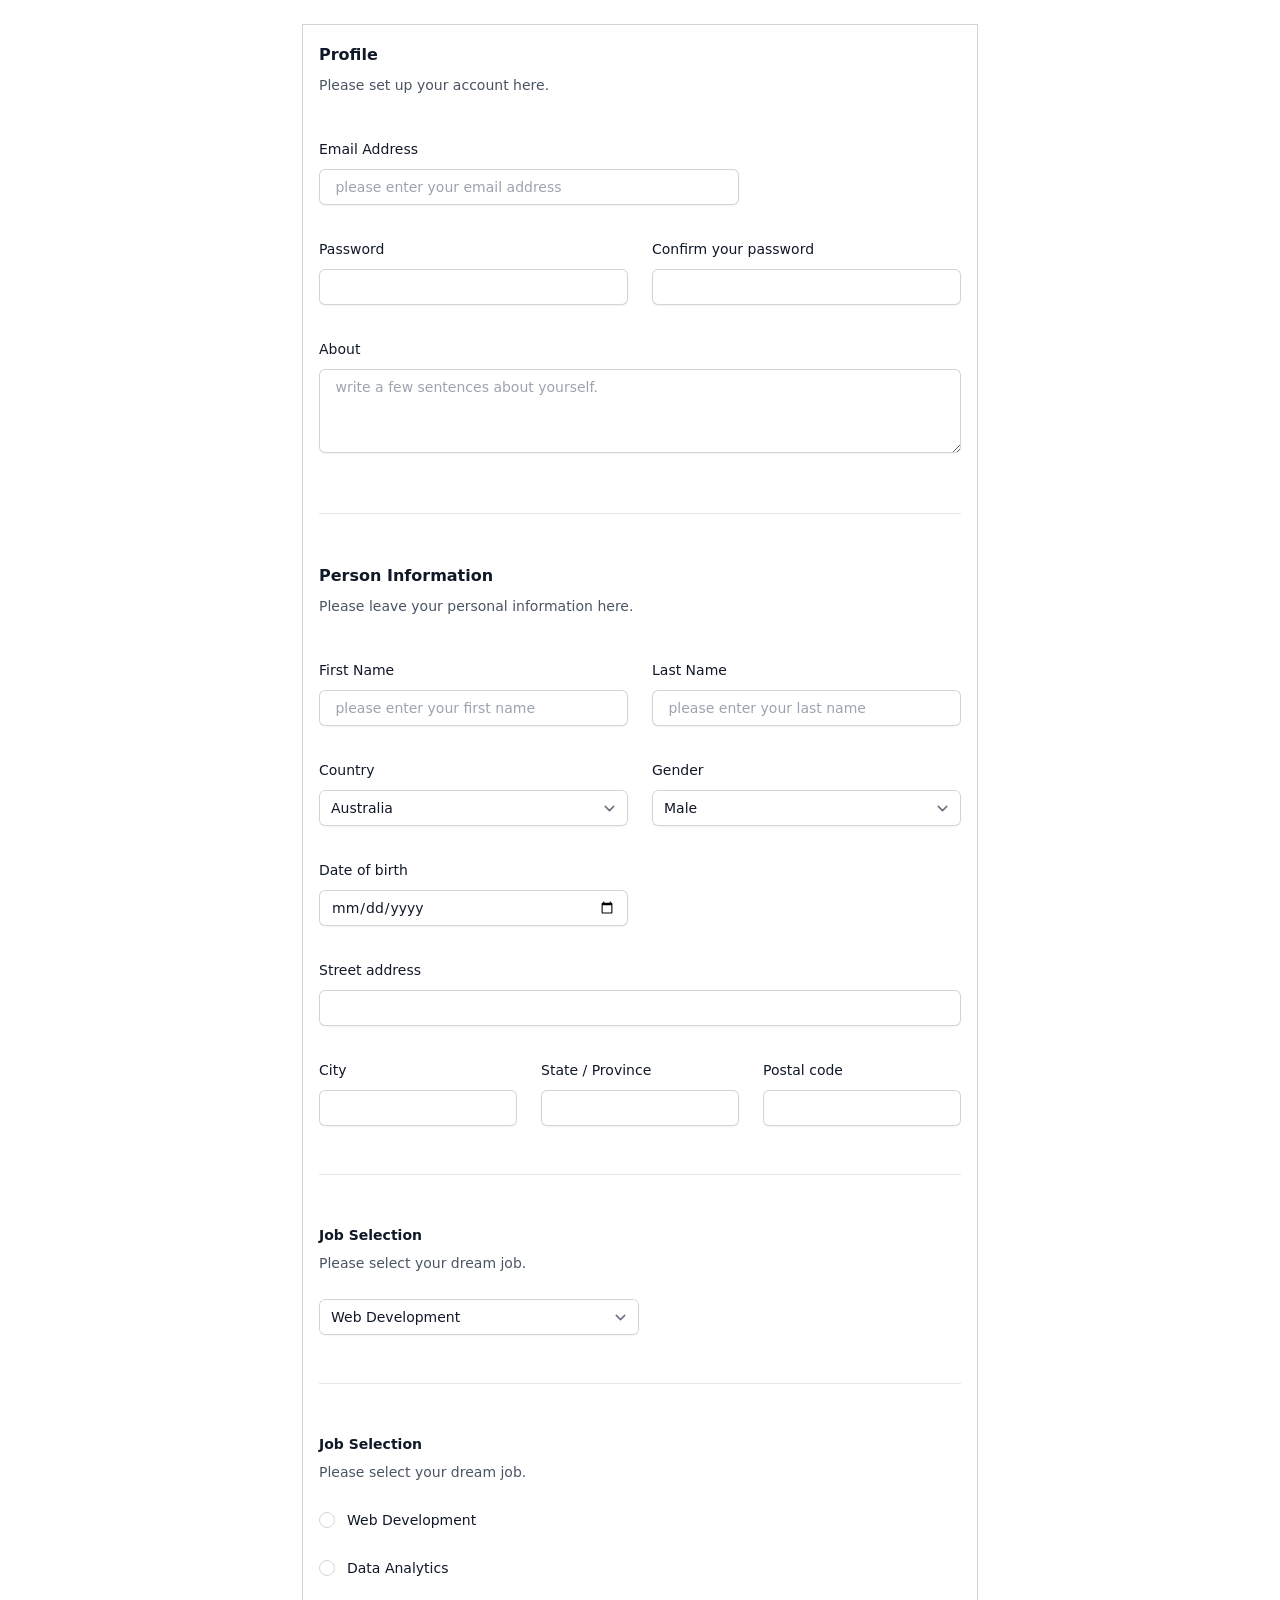
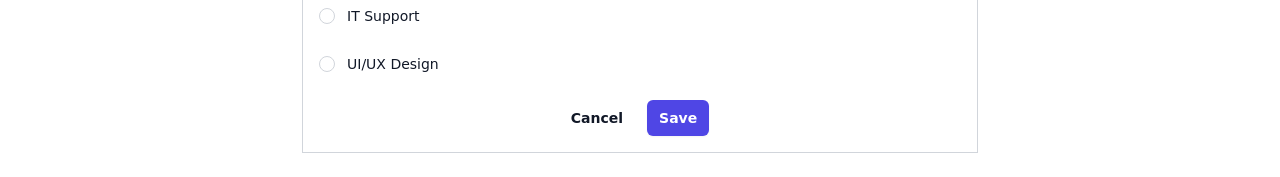
<file: HTML/1-Register_Form/index.html>
<!DOCTYPE html>
<html lang="en">

<head>
    <meta charset="UTF-8">
    <meta name="viewport" content="width=device-width, initial-scale=1.0">
    <title>Register Form</title>
    <link href="./output.css" rel="stylesheet">
</head>

<body>
    <div class="container w-full h-full flex justify-center">
        <form action="#" id="my-form" class="flex flex-col items-center border border-gray-300 p-4 my-6">
            <div class="space-y-12">
                <!-- account number and password set up here -->
                <div class="border-b border-gray-900/10 pb-12">
                    <h2 class="text-base font-semibold leading-7 text-gray-900">Profile</h2>
                    <p class="mt-1 text-sm leading-6 text-gray-600">Please set up your account here.</p>
    
                    <div class="mt-10 grid grid-cols-1 gap-x-6 gap-y-8 sm:grid-cols-6">
                        <div class="sm:col-span-4">
                            <label for="email" class="block text-sm font-medium leading-6 text-gray-900">
                                Email Address
                            </label>
                            <div class="mt-2">
                                <input id="email"
                                    class="block w-full rounded-md border-0 py-1.5 text-gray-900 shadow-sm ring-1 ring-inset ring-gray-300 placeholder:text-gray-400 focus:ring-2 focus:ring-inset focus:ring-indigo-600 sm:text-sm sm:leading-6"
                                    type="email" placeholder=" please enter your email address" autocomplete="off" required>
                            </div>
                        </div>
    
                        <div class="sm:col-span-3">
                            <label for="password" class="block text-sm font-medium leading-6 text-gray-900">
                                Password
                            </label>
                            <div class="mt-2">
                                <input id="password"
                                    class="block w-full rounded-md border-0 py-1.5 text-gray-900 shadow-sm ring-1 ring-inset ring-gray-300 placeholder:text-gray-400 focus:ring-2 focus:ring-inset focus:ring-indigo-600 sm:text-sm sm:leading-6"
                                    type="password"
                                    name="password"
                                    minlength="8"
                                    pattern="[A-Za-z0-9@#$%^&+=]+"
                                    title="Password must be at least 8 characters long and can only include letters, numbers, and @, #, $, %, ^, &, +, =."
                                    required
                                    >
                            </div>
                        </div>
    
                        <div class="sm:col-span-3">
                            <label for="confirm-password" class="block text-sm font-medium leading-6 text-gray-900">
                                Confirm your password
                            </label>
                            <div class="mt-2">
                                <input id="confirm-password"
                                    class="block w-full rounded-md border-0 py-1.5 text-gray-900 shadow-sm ring-1 ring-inset ring-gray-300 placeholder:text-gray-400 focus:ring-2 focus:ring-inset focus:ring-indigo-600 sm:text-sm sm:leading-6"
                                    type="password"
                                    name="password"
                                    minlength="8"
                                    pattern="[A-Za-z0-9@#$%^&+=]+"
                                    title="Password must be at least 8 characters long and can only include letters, numbers, and @, #, $, %, ^, &, +, =."
                                    required
                                    >
                            </div>
                        </div>
    
    
                        <div class="col-span-full">
                            <label for="about" class="block text-sm font-medium leading-6 text-gray-900">About</label>
                            <div class="mt-2">
                                <textarea id="about" name="about" rows="3"
                                    placeholder=" write a few sentences about yourself."
                                    class="block w-full rounded-md border-0 py-1.5 text-gray-900 shadow-sm ring-1 ring-inset ring-gray-300 placeholder:text-gray-400 focus:ring-2 focus:ring-inset focus:ring-indigo-600 sm:text-sm sm:leading-6"></textarea>
                            </div>
                            <p class="mt-3 text-sm leading-6 text-gray-600"></p>
                        </div>
                    </div>
                </div>
    
                <!-- person information start here -->
                <div class="border-b border-gray-900/10 pb-12">
                    <h2 class="text-base font-semibold leading-7 text-gray-900">Person Information</h2>
                    <p class="mt-1 text-sm leading-6 text-gray-600">Please leave your personal information here.</p>
    
                    <div class="mt-10 grid grid-cols-1 gap-x-6 gap-y-8 sm:grid-cols-6">
                        <div class="sm:col-span-3">
                            <label for="first-name" class="block text-sm font-medium leading-6 text-gray-900">
                                First Name
                            </label>
                            <div class="mt-2">
                                <input id="first-name"
                                    class="block w-full rounded-md border-0 py-1.5 text-gray-900 shadow-sm ring-1 ring-inset ring-gray-300 placeholder:text-gray-400 focus:ring-2 focus:ring-inset focus:ring-indigo-600 sm:text-sm sm:leading-6"
                                    type="text" placeholder=" please enter your first name"
                                    required
                                    >
                            </div>
                        </div>
    
                        <div class="sm:col-span-3">
                            <label for="last-name" class="block text-sm font-medium leading-6 text-gray-900">
                                Last Name
                            </label>
                            <div class="mt-2">
                                <input id="last-name"
                                    class="block w-full rounded-md border-0 py-1.5 text-gray-900 shadow-sm ring-1 ring-inset ring-gray-300 placeholder:text-gray-400 focus:ring-2 focus:ring-inset focus:ring-indigo-600 sm:text-sm sm:leading-6"
                                    type="text" placeholder=" please enter your last name"
                                    required
                                    >
                            </div>
                        </div>
    
                        <div class="sm:col-span-3">
                            <label for="country" class="block text-sm font-medium leading-6 text-gray-900">
                                Country
                            </label>
                            <div class="mt-2">
                                <select name="country" id="country"
                                    class="block w-full rounded-md border-0 py-1.5 text-gray-900 shadow-sm ring-1 ring-inset ring-gray-300 focus:ring-2 focus:ring-inset focus:ring-indigo-600 sm:max-w-xs sm:text-sm sm:leading-6">
                                    <option>Australia</option>
                                    <option>China</option>
                                    <option>United State</option>
                                </select>
                            </div>
                        </div>
    
    
                        <div class="sm:col-span-3">
                            <label for="gender" class="block text-sm font-medium leading-6 text-gray-900">
                                Gender
                            </label>
                            <div class="mt-2">
                                <select name="gender" id="gender"
                                    class="block w-full rounded-md border-0 py-1.5 text-gray-900 shadow-sm ring-1 ring-inset ring-gray-300 focus:ring-2 focus:ring-inset focus:ring-indigo-600 sm:max-w-xs sm:text-sm sm:leading-6">
                                    <option>Male</option>
                                    <option>Female</option>
                                    <option>Prefer not say</option>
                                </select>
                            </div>
                        </div>
    
                        <div class="sm:col-span-3">
                            <label for="date-of-birth" class="block text-sm font-medium leading-6 text-gray-900">
                                Date of birth
                            </label>
                            <div class="mt-2">
                                <input name="country" id="date-of-birth" type="date" required
                                    class="block w-full rounded-md border-0 py-1.5 text-gray-900 shadow-sm ring-1 ring-inset ring-gray-300 focus:ring-2 focus:ring-inset focus:ring-indigo-600 sm:max-w-xs sm:text-sm sm:leading-6">
                            </div>
                        </div>
    
    
                        <div class="col-span-full">
                            <label for="street-address" class="block text-sm font-medium leading-6 text-gray-900">Street
                                address</label>
                            <div class="mt-2">
                                <input type="text" name="street-address" id="street-address" autocomplete="street-address" required
                                    class="block w-full rounded-md border-0 py-1.5 text-gray-900 shadow-sm ring-1 ring-inset ring-gray-300 placeholder:text-gray-400 focus:ring-2 focus:ring-inset focus:ring-indigo-600 sm:text-sm sm:leading-6">
                            </div>
                        </div>
    
    
                        <div class="sm:col-span-2 sm:col-start-1">
                            <label for="city" class="block text-sm font-medium leading-6 text-gray-900">City</label>
                            <div class="mt-2">
                                <input type="text" name="city" id="city" autocomplete="address-level2" required
                                    class="block w-full rounded-md border-0 py-1.5 text-gray-900 shadow-sm ring-1 ring-inset ring-gray-300 placeholder:text-gray-400 focus:ring-2 focus:ring-inset focus:ring-indigo-600 sm:text-sm sm:leading-6">
                            </div>
                        </div>
    
                        <div class="sm:col-span-2">
                            <label for="region" class="block text-sm font-medium leading-6 text-gray-900">State /
                                Province</label>
                            <div class="mt-2">
                                <input type="text" name="region" id="region" autocomplete="address-level1" required
                                    class="block w-full rounded-md border-0 py-1.5 text-gray-900 shadow-sm ring-1 ring-inset ring-gray-300 placeholder:text-gray-400 focus:ring-2 focus:ring-inset focus:ring-indigo-600 sm:text-sm sm:leading-6">
                            </div>
                        </div>
    
                        <div class="sm:col-span-2">
                            <label for="postal-code" class="block text-sm font-medium leading-6 text-gray-900">Postal
                                code</label>
                            <div class="mt-2">
                                <input type="text" name="postal-code" id="postal-code" autocomplete="postal-code" required
                                    class="block w-full rounded-md border-0 py-1.5 text-gray-900 shadow-sm ring-1 ring-inset ring-gray-300 placeholder:text-gray-400 focus:ring-2 focus:ring-inset focus:ring-indigo-600 sm:text-sm sm:leading-6">
                            </div>
                        </div>
                    </div>
                </div>
    
                <div class="border-b border-gray-900/10 pb-12">
                    <fieldset>
                        <legend class="text-sm font-semibold leading-6 text-gray-900">Job Selection</legend>
                        <p class="mt-1 text-sm leading-6 text-gray-600">Please select your dream job.</p>
                        <br>
                        <div class="sm:col-span-3">
                            <select name="job" id="job"
                                class="block w-full rounded-md border-0 py-1.5 text-gray-900 shadow-sm ring-1 ring-inset ring-gray-300 focus:ring-2 focus:ring-inset focus:ring-indigo-600 sm:max-w-xs sm:text-sm sm:leading-6">
                                <option>Web Development</option>
                                <option>Data Analytics</option>
                                <option>UI/UX Design</option>
                                <option>IT Support</option>
                            </select>
                        </div>
                    </fieldset>
                </div>

                <fieldset>
                    <legend class="text-sm font-semibold leading-6 text-gray-900">Job Selection</legend>
                    <p class="mt-1 text-sm leading-6 text-gray-600">Please select your dream job.</p>
                    <div class="mt-6 space-y-6">
                        <div class="flex items-center gap-x-3">
                            <input id="web-development" name="push-notifications" type="radio"
                                class="h-4 w-4 border-gray-300 text-indigo-600 focus:ring-indigo-600">
                            <label for="web-development" class="block text-sm font-medium leading-6 text-gray-900">Web
                                Development</label>
                        </div>
                        <div class="flex items-center gap-x-3">
                            <input id="data-analytics" name="push-notifications" type="radio"
                                class="h-4 w-4 border-gray-300 text-indigo-600 focus:ring-indigo-600">
                            <label for="data-analytics" class="block text-sm font-medium leading-6 text-gray-900">Data
                                Analytics</label>
                        </div>
                        <div class="flex items-center gap-x-3">
                            <input id="it-support" name="push-notifications" type="radio"
                                class="h-4 w-4 border-gray-300 text-indigo-600 focus:ring-indigo-600">
                            <label for="it-support" class="block text-sm font-medium leading-6 text-gray-900">IT
                                Support</label>
                        </div>

                        <div class="flex items-center gap-x-3">
                            <input id="ui/ux-design" name="push-notifications" type="radio"
                                class="h-4 w-4 border-gray-300 text-indigo-600 focus:ring-indigo-600">
                            <label for="ui/ux-design" class="block text-sm font-medium leading-6 text-gray-900">UI/UX
                                Design</label>
                        </div>
                    </div>
                </fieldset>
            </div>
    
    
            
            <div class="mt-6 flex items-center justify-end gap-x-6">
                <button type="button" class="text-sm font-semibold leading-6 text-gray-900">Cancel</button>
                <button type="submit"
                    class="rounded-md bg-indigo-600 px-3 py-2 text-sm font-semibold text-white shadow-sm hover:bg-indigo-500 focus-visible:outline focus-visible:outline-2 focus-visible:outline-offset-2 focus-visible:outline-indigo-600">Save</button>
            </div>
        </form>
    </div>
    <script src="index.js"></script>
</body>

</html>
</file>
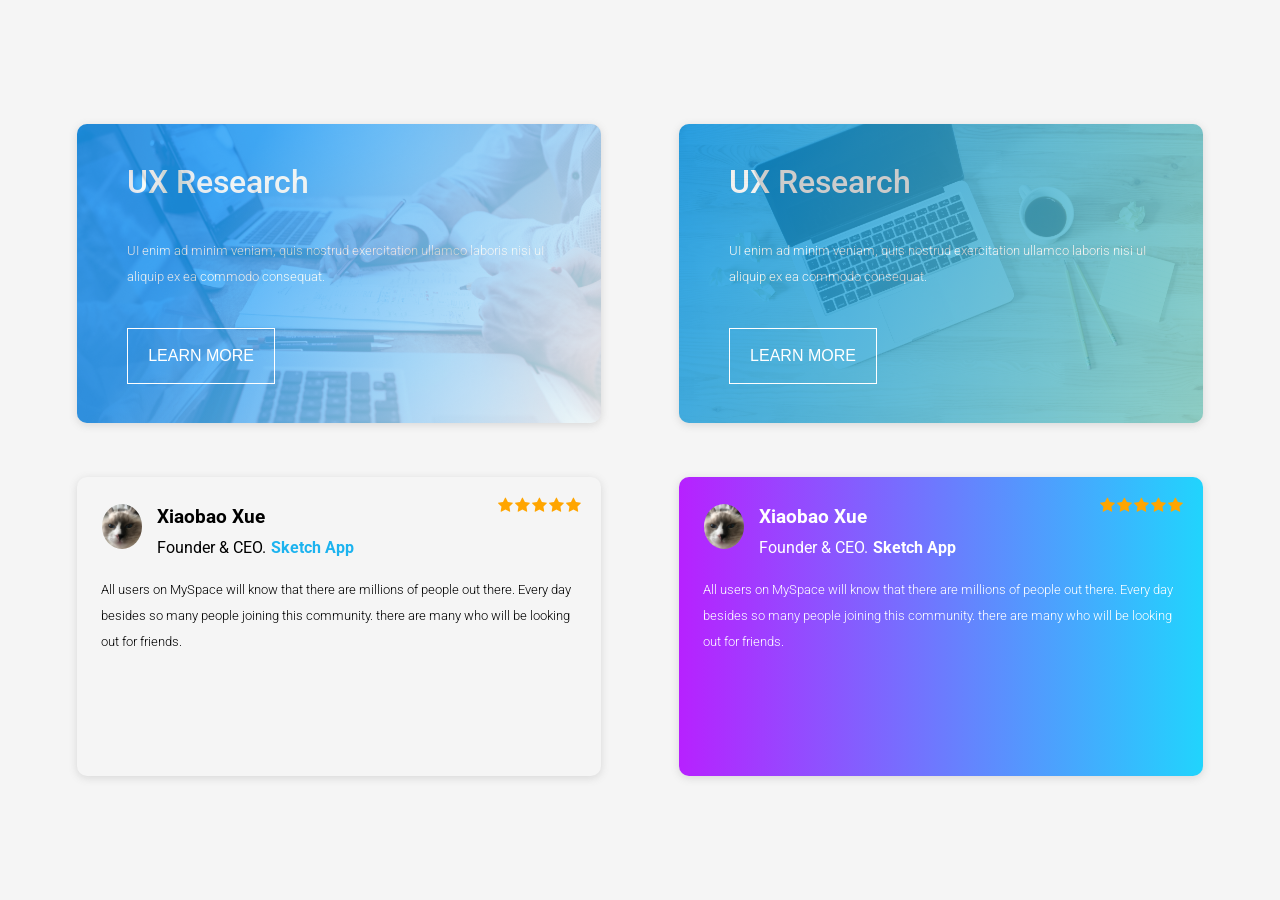
<file: HTML/2-Cards/index.html>
<!DOCTYPE html>
<html lang="en">

<head>
    <meta charset="UTF-8">
    <meta name="viewport" content="width=device-width, initial-scale=1.0">
    <title>Cards</title>
    <link rel="stylesheet" href="style.css">
    <link rel="stylesheet" href="https://cdnjs.cloudflare.com/ajax/libs/font-awesome/4.7.0/css/font-awesome.min.css">
</head>

<body>
    <div class="cards-background">
        <div class="cards-container">

            <div class="card card-1">
                <div class="img-container">
                    <img src="./asset/digital.jpg" alt="background image">
                </div>
                <div class="content">
                    <h1 class="primary-text">UX Research</h1>
                    <p class="secondary-text line-height-2">UI enim ad minim veniam, quis nostrud exercitation ullamco
                        laboris nisi uI
                        aliquip ex ea commodo consequat.</p>
                    <div class="btn-container">
                        <button class="btn">learn more</button>
                    </div>
                </div>
            </div>

            <div class="card card-2">
                <div class="img-container">
                    <img src="./asset/computer.jpg" alt="background image">
                </div>
                <div class="content">
                    <h1 class="primary-text">UX Research</h1>
                    <p class="secondary-text line-height-2">UI enim ad minim veniam, quis nostrud exercitation ullamco
                        laboris nisi uI
                        aliquip ex ea commodo consequat.</p>
                    <div class="btn-container">
                        <button class="btn">learn more</button>
                    </div>
                </div>
            </div>


            <div class="card card-3">
                <div class="profile">
                    <div class="profile-left">
                        <div class="profile-image">
                            <img src="./selfie.jpeg" width="40" alt="selfie" />
                        </div>
                        <div class="name">
                            <h3>Xiaobao Xue</h3>
                            <a>Founder & CEO.<span class="text-blue ml-5 font-bold">Sketch App</span></a>
                        </div>
                    </div>

                    <div class="profile-right">
                        <span class="fa fa-star checked"></span>
                        <span class="fa fa-star checked"></span>
                        <span class="fa fa-star checked"></span>
                        <span class="fa fa-star checked"></span>
                        <span class="fa fa-star checked"></span>
                    </div>
                </div>

                <div class="self-introduce">
                    <p class="secondary-text line-height-2">
                        All users on MySpace will know that there are millions of people out there. Every day besides so
                        many people joining this community. there are many who will be looking out for friends.
                    </p>
                </div>
            </div>
            <div class="card card-4">
                <div class="profile">
                    <div class="profile-left">
                        <div class="profile-image">
                            <img src="./selfie.jpeg" width="40" alt="selfie" />
                        </div>
                        <div class="name">
                            <h3>Xiaobao Xue</h3>
                            <a>Founder & CEO.<span class="ml-5 font-bold">Sketch App</span></a>
                        </div>
                    </div>

                    <div class="profile-right">
                        <span class="fa fa-star checked"></span>
                        <span class="fa fa-star checked"></span>
                        <span class="fa fa-star checked"></span>
                        <span class="fa fa-star checked"></span>
                        <span class="fa fa-star checked"></span>
                    </div>
                </div>

                <div class="self-introduce">
                    <p class="secondary-text line-height-2">
                        All users on MySpace will know that there are millions of people out there. Every day besides so
                        many people joining this community. there are many who will be looking out for friends.
                    </p>
                </div>
            </div>

        </div>
    </div>
</body>

</html>
</file>
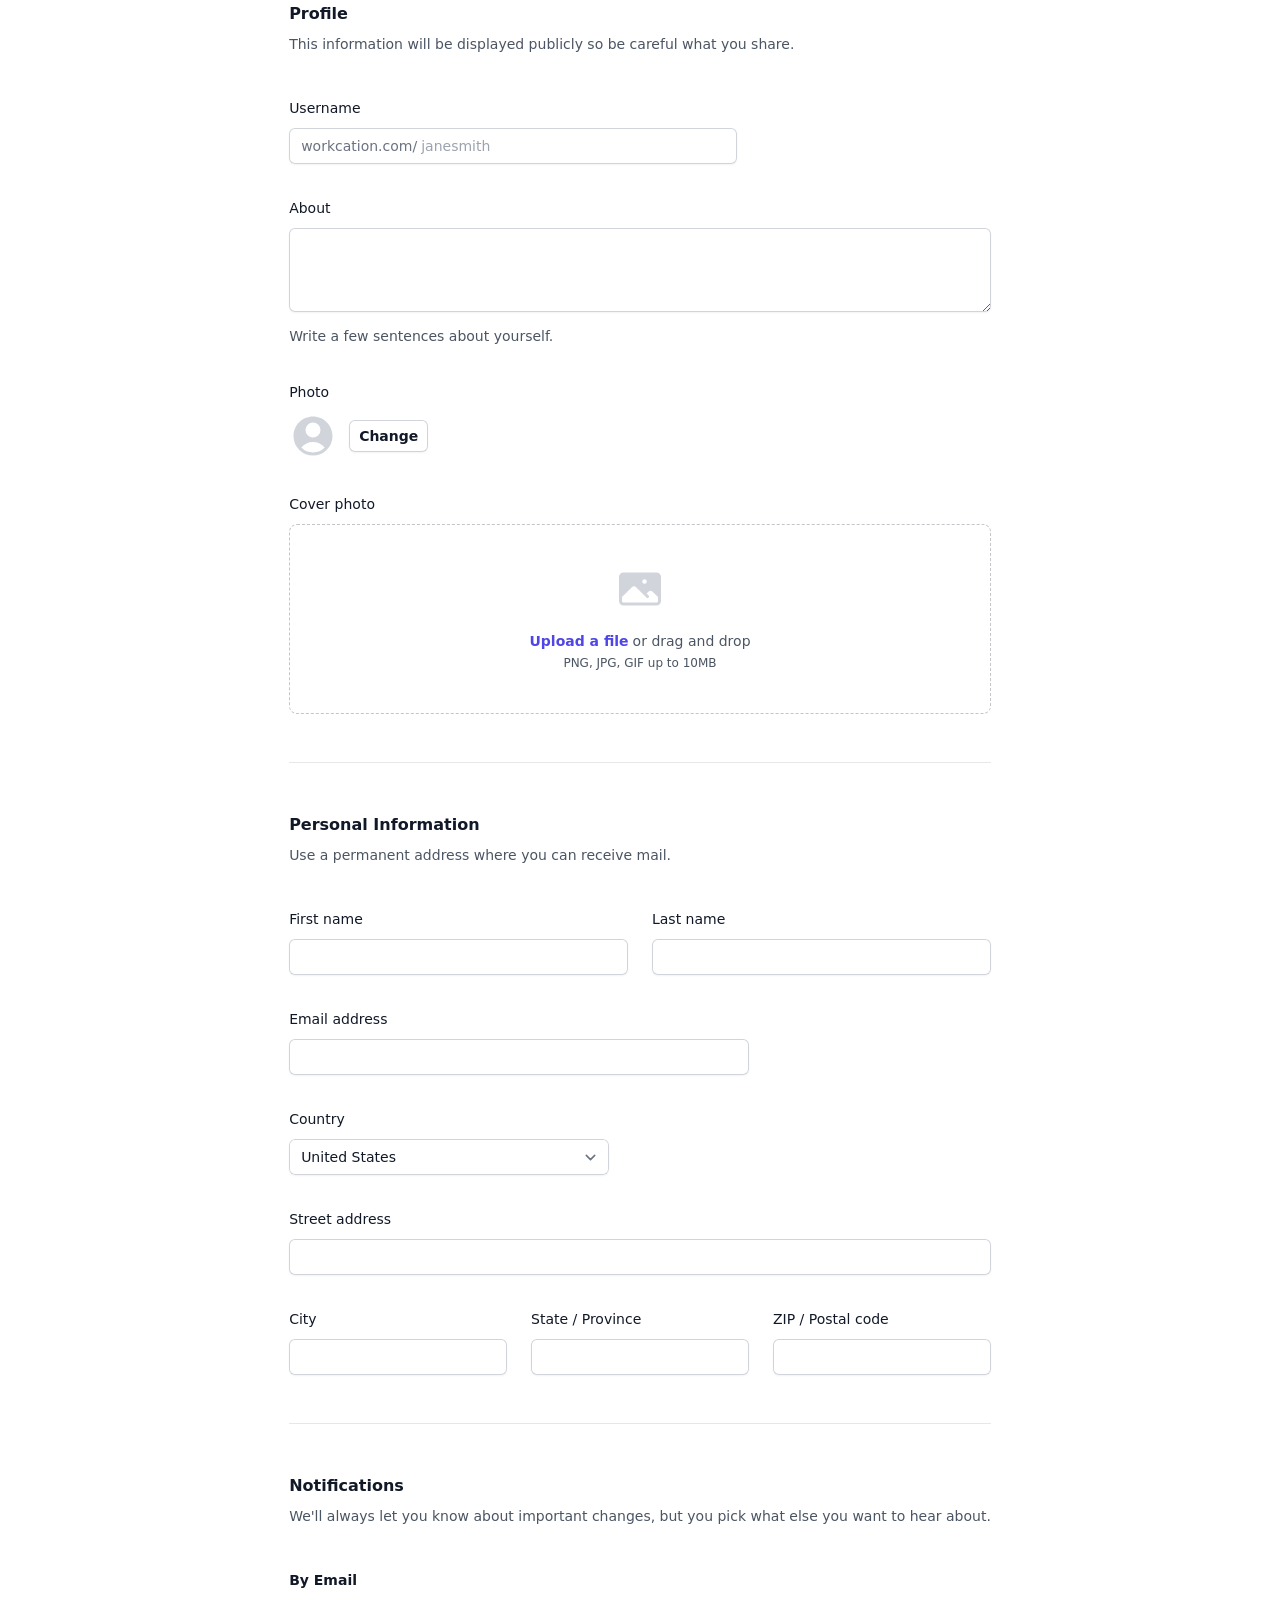
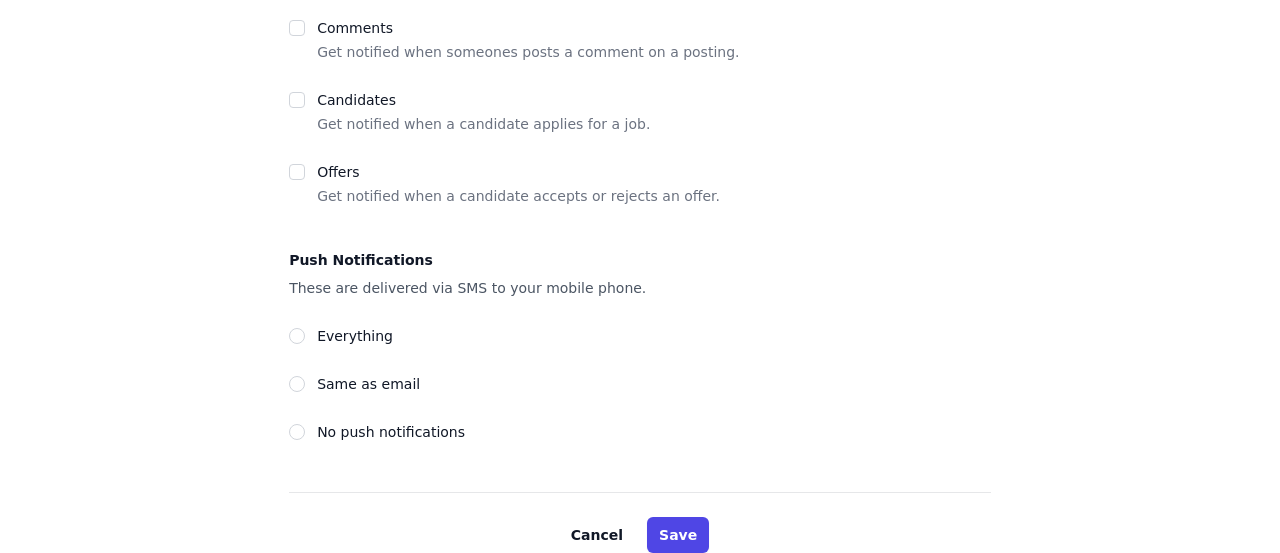
<file: HTML/1-Register_Form/test.html>
<!DOCTYPE html>
<html lang="en">

<head>
    <meta charset="UTF-8">
    <meta name="viewport" content="width=device-width, initial-scale=1.0">
    <title>Document</title>
    <link href="./output.css" rel="stylesheet">
</head>

<body>

    <form class="flex flex-col justify-center items-center">
        <div class="space-y-12">
            <div class="border-b border-gray-900/10 pb-12">
                <h2 class="text-base font-semibold leading-7 text-gray-900">Profile</h2>
                <p class="mt-1 text-sm leading-6 text-gray-600">This information will be displayed publicly so be
                    careful what you share.</p>

                <div class="mt-10 grid grid-cols-1 gap-x-6 gap-y-8 sm:grid-cols-6">
                    <div class="sm:col-span-4">
                        <label for="username" class="block text-sm font-medium leading-6 text-gray-900">Username</label>
                        <div class="mt-2">
                            <div
                                class="flex rounded-md shadow-sm ring-1 ring-inset ring-gray-300 focus-within:ring-2 focus-within:ring-inset focus-within:ring-indigo-600 sm:max-w-md">
                                <span
                                    class="flex select-none items-center pl-3 text-gray-500 sm:text-sm">workcation.com/</span>
                                <input type="text" name="username" id="username" autocomplete="username"
                                    class="block flex-1 border-0 bg-transparent py-1.5 pl-1 text-gray-900 placeholder:text-gray-400 focus:ring-0 sm:text-sm sm:leading-6"
                                    placeholder="janesmith">
                            </div>
                        </div>
                    </div>

                    <div class="col-span-full">
                        <label for="about" class="block text-sm font-medium leading-6 text-gray-900">About</label>
                        <div class="mt-2">
                            <textarea id="about" name="about" rows="3"
                                class="block w-full rounded-md border-0 py-1.5 text-gray-900 shadow-sm ring-1 ring-inset ring-gray-300 placeholder:text-gray-400 focus:ring-2 focus:ring-inset focus:ring-indigo-600 sm:text-sm sm:leading-6"></textarea>
                        </div>
                        <p class="mt-3 text-sm leading-6 text-gray-600">Write a few sentences about yourself.</p>
                    </div>

                    <div class="col-span-full">
                        <label for="photo" class="block text-sm font-medium leading-6 text-gray-900">Photo</label>
                        <div class="mt-2 flex items-center gap-x-3">
                            <svg class="h-12 w-12 text-gray-300" viewBox="0 0 24 24" fill="currentColor"
                                aria-hidden="true">
                                <path fill-rule="evenodd"
                                    d="M18.685 19.097A9.723 9.723 0 0021.75 12c0-5.385-4.365-9.75-9.75-9.75S2.25 6.615 2.25 12a9.723 9.723 0 003.065 7.097A9.716 9.716 0 0012 21.75a9.716 9.716 0 006.685-2.653zm-12.54-1.285A7.486 7.486 0 0112 15a7.486 7.486 0 015.855 2.812A8.224 8.224 0 0112 20.25a8.224 8.224 0 01-5.855-2.438zM15.75 9a3.75 3.75 0 11-7.5 0 3.75 3.75 0 017.5 0z"
                                    clip-rule="evenodd" />
                            </svg>
                            <button type="button"
                                class="rounded-md bg-white px-2.5 py-1.5 text-sm font-semibold text-gray-900 shadow-sm ring-1 ring-inset ring-gray-300 hover:bg-gray-50">Change</button>
                        </div>
                    </div>

                    <div class="col-span-full">
                        <label for="cover-photo" class="block text-sm font-medium leading-6 text-gray-900">Cover
                            photo</label>
                        <div
                            class="mt-2 flex justify-center rounded-lg border border-dashed border-gray-900/25 px-6 py-10">
                            <div class="text-center">
                                <svg class="mx-auto h-12 w-12 text-gray-300" viewBox="0 0 24 24" fill="currentColor"
                                    aria-hidden="true">
                                    <path fill-rule="evenodd"
                                        d="M1.5 6a2.25 2.25 0 012.25-2.25h16.5A2.25 2.25 0 0122.5 6v12a2.25 2.25 0 01-2.25 2.25H3.75A2.25 2.25 0 011.5 18V6zM3 16.06V18c0 .414.336.75.75.75h16.5A.75.75 0 0021 18v-1.94l-2.69-2.689a1.5 1.5 0 00-2.12 0l-.88.879.97.97a.75.75 0 11-1.06 1.06l-5.16-5.159a1.5 1.5 0 00-2.12 0L3 16.061zm10.125-7.81a1.125 1.125 0 112.25 0 1.125 1.125 0 01-2.25 0z"
                                        clip-rule="evenodd" />
                                </svg>
                                <div class="mt-4 flex text-sm leading-6 text-gray-600">
                                    <label for="file-upload"
                                        class="relative cursor-pointer rounded-md bg-white font-semibold text-indigo-600 focus-within:outline-none focus-within:ring-2 focus-within:ring-indigo-600 focus-within:ring-offset-2 hover:text-indigo-500">
                                        <span>Upload a file</span>
                                        <input id="file-upload" name="file-upload" type="file" class="sr-only">
                                    </label>
                                    <p class="pl-1">or drag and drop</p>
                                </div>
                                <p class="text-xs leading-5 text-gray-600">PNG, JPG, GIF up to 10MB</p>
                            </div>
                        </div>
                    </div>
                </div>
            </div>

            <div class="border-b border-gray-900/10 pb-12">
                <h2 class="text-base font-semibold leading-7 text-gray-900">Personal Information</h2>
                <p class="mt-1 text-sm leading-6 text-gray-600">Use a permanent address where you can receive mail.</p>

                <div class="mt-10 grid grid-cols-1 gap-x-6 gap-y-8 sm:grid-cols-6">
                    <div class="sm:col-span-3">
                        <label for="first-name" class="block text-sm font-medium leading-6 text-gray-900">First
                            name</label>
                        <div class="mt-2">
                            <input type="text" name="first-name" id="first-name" autocomplete="given-name"
                                class="block w-full rounded-md border-0 py-1.5 text-gray-900 shadow-sm ring-1 ring-inset ring-gray-300 placeholder:text-gray-400 focus:ring-2 focus:ring-inset focus:ring-indigo-600 sm:text-sm sm:leading-6">
                        </div>
                    </div>

                    <div class="sm:col-span-3">
                        <label for="last-name" class="block text-sm font-medium leading-6 text-gray-900">Last
                            name</label>
                        <div class="mt-2">
                            <input type="text" name="last-name" id="last-name" autocomplete="family-name"
                                class="block w-full rounded-md border-0 py-1.5 text-gray-900 shadow-sm ring-1 ring-inset ring-gray-300 placeholder:text-gray-400 focus:ring-2 focus:ring-inset focus:ring-indigo-600 sm:text-sm sm:leading-6">
                        </div>
                    </div>

                    <div class="sm:col-span-4">
                        <label for="email" class="block text-sm font-medium leading-6 text-gray-900">Email
                            address</label>
                        <div class="mt-2">
                            <input id="email" name="email" type="email" autocomplete="email"
                                class="block w-full rounded-md border-0 py-1.5 text-gray-900 shadow-sm ring-1 ring-inset ring-gray-300 placeholder:text-gray-400 focus:ring-2 focus:ring-inset focus:ring-indigo-600 sm:text-sm sm:leading-6">
                        </div>
                    </div>

                    <div class="sm:col-span-3">
                        <label for="country" class="block text-sm font-medium leading-6 text-gray-900">Country</label>
                        <div class="mt-2">
                            <select id="country" name="country" autocomplete="country-name"
                                class="block w-full rounded-md border-0 py-1.5 text-gray-900 shadow-sm ring-1 ring-inset ring-gray-300 focus:ring-2 focus:ring-inset focus:ring-indigo-600 sm:max-w-xs sm:text-sm sm:leading-6">
                                <option>United States</option>
                                <option>Canada</option>
                                <option>Mexico</option>
                            </select>
                        </div>
                    </div>

                    <div class="col-span-full">
                        <label for="street-address" class="block text-sm font-medium leading-6 text-gray-900">Street
                            address</label>
                        <div class="mt-2">
                            <input type="text" name="street-address" id="street-address" autocomplete="street-address"
                                class="block w-full rounded-md border-0 py-1.5 text-gray-900 shadow-sm ring-1 ring-inset ring-gray-300 placeholder:text-gray-400 focus:ring-2 focus:ring-inset focus:ring-indigo-600 sm:text-sm sm:leading-6">
                        </div>
                    </div>

                    <div class="sm:col-span-2 sm:col-start-1">
                        <label for="city" class="block text-sm font-medium leading-6 text-gray-900">City</label>
                        <div class="mt-2">
                            <input type="text" name="city" id="city" autocomplete="address-level2"
                                class="block w-full rounded-md border-0 py-1.5 text-gray-900 shadow-sm ring-1 ring-inset ring-gray-300 placeholder:text-gray-400 focus:ring-2 focus:ring-inset focus:ring-indigo-600 sm:text-sm sm:leading-6">
                        </div>
                    </div>

                    <div class="sm:col-span-2">
                        <label for="region" class="block text-sm font-medium leading-6 text-gray-900">State /
                            Province</label>
                        <div class="mt-2">
                            <input type="text" name="region" id="region" autocomplete="address-level1"
                                class="block w-full rounded-md border-0 py-1.5 text-gray-900 shadow-sm ring-1 ring-inset ring-gray-300 placeholder:text-gray-400 focus:ring-2 focus:ring-inset focus:ring-indigo-600 sm:text-sm sm:leading-6">
                        </div>
                    </div>

                    <div class="sm:col-span-2">
                        <label for="postal-code" class="block text-sm font-medium leading-6 text-gray-900">ZIP / Postal
                            code</label>
                        <div class="mt-2">
                            <input type="text" name="postal-code" id="postal-code" autocomplete="postal-code"
                                class="block w-full rounded-md border-0 py-1.5 text-gray-900 shadow-sm ring-1 ring-inset ring-gray-300 placeholder:text-gray-400 focus:ring-2 focus:ring-inset focus:ring-indigo-600 sm:text-sm sm:leading-6">
                        </div>
                    </div>
                </div>
            </div>

            <div class="border-b border-gray-900/10 pb-12">
                <h2 class="text-base font-semibold leading-7 text-gray-900">Notifications</h2>
                <p class="mt-1 text-sm leading-6 text-gray-600">We'll always let you know about important changes, but
                    you pick what else you want to hear about.</p>

                <div class="mt-10 space-y-10">
                    <fieldset>
                        <legend class="text-sm font-semibold leading-6 text-gray-900">By Email</legend>
                        <div class="mt-6 space-y-6">
                            <div class="relative flex gap-x-3">
                                <div class="flex h-6 items-center">
                                    <input id="comments" name="comments" type="checkbox"
                                        class="h-4 w-4 rounded border-gray-300 text-indigo-600 focus:ring-indigo-600">
                                </div>
                                <div class="text-sm leading-6">
                                    <label for="comments" class="font-medium text-gray-900">Comments</label>
                                    <p class="text-gray-500">Get notified when someones posts a comment on a posting.
                                    </p>
                                </div>
                            </div>
                            <div class="relative flex gap-x-3">
                                <div class="flex h-6 items-center">
                                    <input id="candidates" name="candidates" type="checkbox"
                                        class="h-4 w-4 rounded border-gray-300 text-indigo-600 focus:ring-indigo-600">
                                </div>
                                <div class="text-sm leading-6">
                                    <label for="candidates" class="font-medium text-gray-900">Candidates</label>
                                    <p class="text-gray-500">Get notified when a candidate applies for a job.</p>
                                </div>
                            </div>
                            <div class="relative flex gap-x-3">
                                <div class="flex h-6 items-center">
                                    <input id="offers" name="offers" type="checkbox"
                                        class="h-4 w-4 rounded border-gray-300 text-indigo-600 focus:ring-indigo-600">
                                </div>
                                <div class="text-sm leading-6">
                                    <label for="offers" class="font-medium text-gray-900">Offers</label>
                                    <p class="text-gray-500">Get notified when a candidate accepts or rejects an offer.
                                    </p>
                                </div>
                            </div>
                        </div>
                    </fieldset>
                    <fieldset>
                        <legend class="text-sm font-semibold leading-6 text-gray-900">Push Notifications</legend>
                        <p class="mt-1 text-sm leading-6 text-gray-600">These are delivered via SMS to your mobile
                            phone.</p>
                        <div class="mt-6 space-y-6">
                            <div class="flex items-center gap-x-3">
                                <input id="push-everything" name="push-notifications" type="radio"
                                    class="h-4 w-4 border-gray-300 text-indigo-600 focus:ring-indigo-600">
                                <label for="push-everything"
                                    class="block text-sm font-medium leading-6 text-gray-900">Everything</label>
                            </div>
                            <div class="flex items-center gap-x-3">
                                <input id="push-email" name="push-notifications" type="radio"
                                    class="h-4 w-4 border-gray-300 text-indigo-600 focus:ring-indigo-600">
                                <label for="push-email" class="block text-sm font-medium leading-6 text-gray-900">Same
                                    as email</label>
                            </div>
                            <div class="flex items-center gap-x-3">
                                <input id="push-nothing" name="push-notifications" type="radio"
                                    class="h-4 w-4 border-gray-300 text-indigo-600 focus:ring-indigo-600">
                                <label for="push-nothing" class="block text-sm font-medium leading-6 text-gray-900">No
                                    push notifications</label>
                            </div>
                        </div>
                    </fieldset>
                </div>
            </div>
        </div>

        <div class="mt-6 flex items-center justify-end gap-x-6">
            <button type="button" class="text-sm font-semibold leading-6 text-gray-900">Cancel</button>
            <button type="submit"
                class="rounded-md bg-indigo-600 px-3 py-2 text-sm font-semibold text-white shadow-sm hover:bg-indigo-500 focus-visible:outline focus-visible:outline-2 focus-visible:outline-offset-2 focus-visible:outline-indigo-600">Save</button>
        </div>
    </form>

</body>

</html>
</file>
<file: HTML/2-Cards/style.css>
@import url('https://fonts.googleapis.com/css2?family=Poppins:ital,wght@0,100;0,200;0,300;0,400;0,500;0,600;0,700;0,800;0,900;1,100;1,200;1,300;1,400;1,500;1,600;1,700;1,800;1,900&family=Roboto:ital,wght@0,100;0,300;0,400;0,500;0,700;0,900;1,100;1,300;1,400;1,500;1,700;1,900&display=swap');

* {
    box-sizing: border-box;
    padding: 0;
    margin: 0;
}

body {
    font-family: "Roboto", sans-serif;
}

.cards-background {
    background-color: whitesmoke;
    width: 100vw;
    height: 100vh;
    display: flex;
    justify-content: center;
    align-items: center;
}

.primary-text {
    font-weight: 500;
}

.secondary-text {
    font-weight: 300;
    font-size: small;
}

.line-height-2 {
    line-height: 2;
}

.ml-5 {
    margin-left: 5px;
}

.font-bold {
    font-weight: bold;
}

.text-white {
    color: white;
}

.text-blue {
    color: rgb(28, 179, 239);
}

.checked {
    color: orange;
}

.cards-container {
    width: 100%;
    height: 100%;
    display: grid;
    grid-template-columns: 0.2fr repeat(4, minmax(auto, 1fr)) 0.2fr;
    grid-template-rows: 1fr repeat(4, minmax(auto, 1fr)) 1fr;
    gap: 20px;
    position: absolute;
}

.card {
    max-width: 80%;
    max-height: 90%;
    margin: auto;
    transition: transform 0.3s ease-in-out;
}
.card:hover {
    transform: translateY(8px);
}

.content {
    padding: 20px 50px;
    width: 100%;
    height: 100%;
    display: flex;
    flex-direction: column;
    justify-content: space-around;
    color: white;
    z-index: 1;
}

.card-1 {
    grid-row: 2 / span 2;
    grid-column: 2 / span 2;
    background-color: #ffffff;
    background-image: linear-gradient(301deg, #ffffff 0%, #219cfd 73%);
    border-radius: 10px;
    position: relative;
    box-shadow: rgba(99, 99, 99, 0.2) 0px 2px 8px 0px;
    z-index: 0;
}

.img-container {
    width: 100%;
    height: 100%;
    position: absolute;
}

.img-container>img {
    width: 100%;
    height: 100%;
    opacity: 20%;
    z-index: -1;
    object-fit: cover;
    /* Ensures the image covers the area without distortion */
    border-radius: 10px;
}


.btn-container {
    width: 60%;
    z-index: 2;
}

.btn {
    padding: 18px 20px;
    border: 1px solid white;
    color: white;
    background-color: transparent;
    text-transform: uppercase;
    font-size: 16px;
    cursor: pointer;
}

.btn:hover {
    transform: translateY(4px);
    background-color: #baddf2;
}


.card-2 {
    grid-row: 2 / span 2;
    grid-column: 4 / span 2;
    border-radius: 10px;
    background-color: #0093E9;
    background-image: linear-gradient(115deg, #0093E9 0%, #80D0C7 100%);
    position: relative;
    box-shadow: rgba(99, 99, 99, 0.2) 0px 2px 8px 0px;
}



.card-3 {
    grid-row: 4 / span 2;
    grid-column: 2 / span 2;
    border-radius: 10px;
    box-shadow: rgba(99, 99, 99, 0.2) 0px 2px 8px 0px;
}


.card-4 {
    grid-row: 4 / span 2;
    grid-column: 4 / span 2;
    border-radius: 10px;
    background-color: #21D4FD;
    background-image: linear-gradient(270deg, #21D4FD 0%, #B721FF 100%);
    box-shadow: rgba(99, 99, 99, 0.2) 0px 2px 8px 0px;
    color: white;
}

.profile {
    height: 20%;
    display: flex;
    justify-content: space-between;
    align-items: center;
    margin: 20px 20px;

}

.profile-left {
    height: 100%;
    display: flex;
    justify-content: center;
    align-items: center;
    gap: 10px;
}

.profile-left>.name>h3 {
    margin: 10px 0px;
}

.profile-right {
    display: flex;
    height: 100%;
    gap: 2px;
    align-items: start;
}

.profile-image {
    width: 50px;
    height: 50px;
    overflow: hidden;
    border-radius: 50%;
    display: flex;
    justify-content: center;
    align-items: center;
}

.profile-image img {
    max-width: 100%;
    max-height: 100%;
    border-radius: 50%;
    object-fit: cover;
}

.self-introduce {
    height: 80%;
    margin: 20px 24px;
}



@media screen and (max-width: 1440px) {
    .cards-container {
        grid-template-columns: 0.1fr repeat(4, minmax(auto, 1fr)) 0.1fr;
        grid-template-rows: 1fr repeat(4, minmax(auto, 1.8fr)) 1fr;
    }

    .card {
        max-width: 90%;
        height: 100%;
    }

}


@media screen and (max-width: 1024px) {
    .btn {
        font-size: 14px
    }

    .card-1 {
        grid-row: 2 / span 1;
        grid-column: 2 / span 2;
    }

    .card-2 {
        grid-row: 2 / span 1;
        grid-column: 4 / span 2;
    }

    .card-3 {
        grid-row: 3 / span 1;
        grid-column: 2 / span 2;
    }

    .card-4 {
        grid-row: 3 / span 1;
        grid-column: 4 / span 2;
    }
}

@media screen and (max-width: 820px) {
    .primary-text {
        font-size: large;
    }

    .secondary-text {
        font-weight: 300;
        font-size: x-small;
    }

    .btn-container {
        width: 40%;
    }

    .btn {
        padding: 5px 30px;
        font-size: 10px;
    }
}

@media screen and (max-width: 430px) {
    .card-1 {
        grid-row: 2 / span 1;
        grid-column: 2 / span 4;
    }

    .card-2 {
        grid-row: 3 / span 1;
        grid-column: 2 / span 4;
    }

    .card-3 {
        grid-row: 4 / span 1;
        grid-column: 2 / span 4;
    }

    .card-4 {
        grid-row: 5 / span 1;
        grid-column: 2 / span 4;
    }

    .profile .name {
        font-size: xx-small;
    }

    .btn {
        padding: 8px 20px;
        font-size: 6px;
    }

    .content {
        padding: 20px 30px;
    }
}
</file>
<file: HTML/1-Register_Form/output.css>
/*
! tailwindcss v3.4.10 | MIT License | https://tailwindcss.com
*/

/*
1. Prevent padding and border from affecting element width. (https://github.com/mozdevs/cssremedy/issues/4)
2. Allow adding a border to an element by just adding a border-width. (https://github.com/tailwindcss/tailwindcss/pull/116)
*/

*,
::before,
::after {
  box-sizing: border-box;
  /* 1 */
  border-width: 0;
  /* 2 */
  border-style: solid;
  /* 2 */
  border-color: #e5e7eb;
  /* 2 */
}

::before,
::after {
  --tw-content: '';
}

/*
1. Use a consistent sensible line-height in all browsers.
2. Prevent adjustments of font size after orientation changes in iOS.
3. Use a more readable tab size.
4. Use the user's configured `sans` font-family by default.
5. Use the user's configured `sans` font-feature-settings by default.
6. Use the user's configured `sans` font-variation-settings by default.
7. Disable tap highlights on iOS
*/

html,
:host {
  line-height: 1.5;
  /* 1 */
  -webkit-text-size-adjust: 100%;
  /* 2 */
  -moz-tab-size: 4;
  /* 3 */
  -o-tab-size: 4;
     tab-size: 4;
  /* 3 */
  font-family: ui-sans-serif, system-ui, sans-serif, "Apple Color Emoji", "Segoe UI Emoji", "Segoe UI Symbol", "Noto Color Emoji";
  /* 4 */
  font-feature-settings: normal;
  /* 5 */
  font-variation-settings: normal;
  /* 6 */
  -webkit-tap-highlight-color: transparent;
  /* 7 */
}

/*
1. Remove the margin in all browsers.
2. Inherit line-height from `html` so users can set them as a class directly on the `html` element.
*/

body {
  margin: 0;
  /* 1 */
  line-height: inherit;
  /* 2 */
}

/*
1. Add the correct height in Firefox.
2. Correct the inheritance of border color in Firefox. (https://bugzilla.mozilla.org/show_bug.cgi?id=190655)
3. Ensure horizontal rules are visible by default.
*/

hr {
  height: 0;
  /* 1 */
  color: inherit;
  /* 2 */
  border-top-width: 1px;
  /* 3 */
}

/*
Add the correct text decoration in Chrome, Edge, and Safari.
*/

abbr:where([title]) {
  -webkit-text-decoration: underline dotted;
          text-decoration: underline dotted;
}

/*
Remove the default font size and weight for headings.
*/

h1,
h2,
h3,
h4,
h5,
h6 {
  font-size: inherit;
  font-weight: inherit;
}

/*
Reset links to optimize for opt-in styling instead of opt-out.
*/

a {
  color: inherit;
  text-decoration: inherit;
}

/*
Add the correct font weight in Edge and Safari.
*/

b,
strong {
  font-weight: bolder;
}

/*
1. Use the user's configured `mono` font-family by default.
2. Use the user's configured `mono` font-feature-settings by default.
3. Use the user's configured `mono` font-variation-settings by default.
4. Correct the odd `em` font sizing in all browsers.
*/

code,
kbd,
samp,
pre {
  font-family: ui-monospace, SFMono-Regular, Menlo, Monaco, Consolas, "Liberation Mono", "Courier New", monospace;
  /* 1 */
  font-feature-settings: normal;
  /* 2 */
  font-variation-settings: normal;
  /* 3 */
  font-size: 1em;
  /* 4 */
}

/*
Add the correct font size in all browsers.
*/

small {
  font-size: 80%;
}

/*
Prevent `sub` and `sup` elements from affecting the line height in all browsers.
*/

sub,
sup {
  font-size: 75%;
  line-height: 0;
  position: relative;
  vertical-align: baseline;
}

sub {
  bottom: -0.25em;
}

sup {
  top: -0.5em;
}

/*
1. Remove text indentation from table contents in Chrome and Safari. (https://bugs.chromium.org/p/chromium/issues/detail?id=999088, https://bugs.webkit.org/show_bug.cgi?id=201297)
2. Correct table border color inheritance in all Chrome and Safari. (https://bugs.chromium.org/p/chromium/issues/detail?id=935729, https://bugs.webkit.org/show_bug.cgi?id=195016)
3. Remove gaps between table borders by default.
*/

table {
  text-indent: 0;
  /* 1 */
  border-color: inherit;
  /* 2 */
  border-collapse: collapse;
  /* 3 */
}

/*
1. Change the font styles in all browsers.
2. Remove the margin in Firefox and Safari.
3. Remove default padding in all browsers.
*/

button,
input,
optgroup,
select,
textarea {
  font-family: inherit;
  /* 1 */
  font-feature-settings: inherit;
  /* 1 */
  font-variation-settings: inherit;
  /* 1 */
  font-size: 100%;
  /* 1 */
  font-weight: inherit;
  /* 1 */
  line-height: inherit;
  /* 1 */
  letter-spacing: inherit;
  /* 1 */
  color: inherit;
  /* 1 */
  margin: 0;
  /* 2 */
  padding: 0;
  /* 3 */
}

/*
Remove the inheritance of text transform in Edge and Firefox.
*/

button,
select {
  text-transform: none;
}

/*
1. Correct the inability to style clickable types in iOS and Safari.
2. Remove default button styles.
*/

button,
input:where([type='button']),
input:where([type='reset']),
input:where([type='submit']) {
  -webkit-appearance: button;
  /* 1 */
  background-color: transparent;
  /* 2 */
  background-image: none;
  /* 2 */
}

/*
Use the modern Firefox focus style for all focusable elements.
*/

:-moz-focusring {
  outline: auto;
}

/*
Remove the additional `:invalid` styles in Firefox. (https://github.com/mozilla/gecko-dev/blob/2f9eacd9d3d995c937b4251a5557d95d494c9be1/layout/style/res/forms.css#L728-L737)
*/

:-moz-ui-invalid {
  box-shadow: none;
}

/*
Add the correct vertical alignment in Chrome and Firefox.
*/

progress {
  vertical-align: baseline;
}

/*
Correct the cursor style of increment and decrement buttons in Safari.
*/

::-webkit-inner-spin-button,
::-webkit-outer-spin-button {
  height: auto;
}

/*
1. Correct the odd appearance in Chrome and Safari.
2. Correct the outline style in Safari.
*/

[type='search'] {
  -webkit-appearance: textfield;
  /* 1 */
  outline-offset: -2px;
  /* 2 */
}

/*
Remove the inner padding in Chrome and Safari on macOS.
*/

::-webkit-search-decoration {
  -webkit-appearance: none;
}

/*
1. Correct the inability to style clickable types in iOS and Safari.
2. Change font properties to `inherit` in Safari.
*/

::-webkit-file-upload-button {
  -webkit-appearance: button;
  /* 1 */
  font: inherit;
  /* 2 */
}

/*
Add the correct display in Chrome and Safari.
*/

summary {
  display: list-item;
}

/*
Removes the default spacing and border for appropriate elements.
*/

blockquote,
dl,
dd,
h1,
h2,
h3,
h4,
h5,
h6,
hr,
figure,
p,
pre {
  margin: 0;
}

fieldset {
  margin: 0;
  padding: 0;
}

legend {
  padding: 0;
}

ol,
ul,
menu {
  list-style: none;
  margin: 0;
  padding: 0;
}

/*
Reset default styling for dialogs.
*/

dialog {
  padding: 0;
}

/*
Prevent resizing textareas horizontally by default.
*/

textarea {
  resize: vertical;
}

/*
1. Reset the default placeholder opacity in Firefox. (https://github.com/tailwindlabs/tailwindcss/issues/3300)
2. Set the default placeholder color to the user's configured gray 400 color.
*/

input::-moz-placeholder, textarea::-moz-placeholder {
  opacity: 1;
  /* 1 */
  color: #9ca3af;
  /* 2 */
}

input::placeholder,
textarea::placeholder {
  opacity: 1;
  /* 1 */
  color: #9ca3af;
  /* 2 */
}

/*
Set the default cursor for buttons.
*/

button,
[role="button"] {
  cursor: pointer;
}

/*
Make sure disabled buttons don't get the pointer cursor.
*/

:disabled {
  cursor: default;
}

/*
1. Make replaced elements `display: block` by default. (https://github.com/mozdevs/cssremedy/issues/14)
2. Add `vertical-align: middle` to align replaced elements more sensibly by default. (https://github.com/jensimmons/cssremedy/issues/14#issuecomment-634934210)
   This can trigger a poorly considered lint error in some tools but is included by design.
*/

img,
svg,
video,
canvas,
audio,
iframe,
embed,
object {
  display: block;
  /* 1 */
  vertical-align: middle;
  /* 2 */
}

/*
Constrain images and videos to the parent width and preserve their intrinsic aspect ratio. (https://github.com/mozdevs/cssremedy/issues/14)
*/

img,
video {
  max-width: 100%;
  height: auto;
}

/* Make elements with the HTML hidden attribute stay hidden by default */

[hidden] {
  display: none;
}

[type='text'],input:where(:not([type])),[type='email'],[type='url'],[type='password'],[type='number'],[type='date'],[type='datetime-local'],[type='month'],[type='search'],[type='tel'],[type='time'],[type='week'],[multiple],textarea,select {
  -webkit-appearance: none;
     -moz-appearance: none;
          appearance: none;
  background-color: #fff;
  border-color: #6b7280;
  border-width: 1px;
  border-radius: 0px;
  padding-top: 0.5rem;
  padding-right: 0.75rem;
  padding-bottom: 0.5rem;
  padding-left: 0.75rem;
  font-size: 1rem;
  line-height: 1.5rem;
  --tw-shadow: 0 0 #0000;
}

[type='text']:focus, input:where(:not([type])):focus, [type='email']:focus, [type='url']:focus, [type='password']:focus, [type='number']:focus, [type='date']:focus, [type='datetime-local']:focus, [type='month']:focus, [type='search']:focus, [type='tel']:focus, [type='time']:focus, [type='week']:focus, [multiple]:focus, textarea:focus, select:focus {
  outline: 2px solid transparent;
  outline-offset: 2px;
  --tw-ring-inset: var(--tw-empty,/*!*/ /*!*/);
  --tw-ring-offset-width: 0px;
  --tw-ring-offset-color: #fff;
  --tw-ring-color: #2563eb;
  --tw-ring-offset-shadow: var(--tw-ring-inset) 0 0 0 var(--tw-ring-offset-width) var(--tw-ring-offset-color);
  --tw-ring-shadow: var(--tw-ring-inset) 0 0 0 calc(1px + var(--tw-ring-offset-width)) var(--tw-ring-color);
  box-shadow: var(--tw-ring-offset-shadow), var(--tw-ring-shadow), var(--tw-shadow);
  border-color: #2563eb;
}

input::-moz-placeholder, textarea::-moz-placeholder {
  color: #6b7280;
  opacity: 1;
}

input::placeholder,textarea::placeholder {
  color: #6b7280;
  opacity: 1;
}

::-webkit-datetime-edit-fields-wrapper {
  padding: 0;
}

::-webkit-date-and-time-value {
  min-height: 1.5em;
  text-align: inherit;
}

::-webkit-datetime-edit {
  display: inline-flex;
}

::-webkit-datetime-edit,::-webkit-datetime-edit-year-field,::-webkit-datetime-edit-month-field,::-webkit-datetime-edit-day-field,::-webkit-datetime-edit-hour-field,::-webkit-datetime-edit-minute-field,::-webkit-datetime-edit-second-field,::-webkit-datetime-edit-millisecond-field,::-webkit-datetime-edit-meridiem-field {
  padding-top: 0;
  padding-bottom: 0;
}

select {
  background-image: url("data:image/svg+xml,%3csvg xmlns='http://www.w3.org/2000/svg' fill='none' viewBox='0 0 20 20'%3e%3cpath stroke='%236b7280' stroke-linecap='round' stroke-linejoin='round' stroke-width='1.5' d='M6 8l4 4 4-4'/%3e%3c/svg%3e");
  background-position: right 0.5rem center;
  background-repeat: no-repeat;
  background-size: 1.5em 1.5em;
  padding-right: 2.5rem;
  -webkit-print-color-adjust: exact;
          print-color-adjust: exact;
}

[multiple],[size]:where(select:not([size="1"])) {
  background-image: initial;
  background-position: initial;
  background-repeat: unset;
  background-size: initial;
  padding-right: 0.75rem;
  -webkit-print-color-adjust: unset;
          print-color-adjust: unset;
}

[type='checkbox'],[type='radio'] {
  -webkit-appearance: none;
     -moz-appearance: none;
          appearance: none;
  padding: 0;
  -webkit-print-color-adjust: exact;
          print-color-adjust: exact;
  display: inline-block;
  vertical-align: middle;
  background-origin: border-box;
  -webkit-user-select: none;
     -moz-user-select: none;
          user-select: none;
  flex-shrink: 0;
  height: 1rem;
  width: 1rem;
  color: #2563eb;
  background-color: #fff;
  border-color: #6b7280;
  border-width: 1px;
  --tw-shadow: 0 0 #0000;
}

[type='checkbox'] {
  border-radius: 0px;
}

[type='radio'] {
  border-radius: 100%;
}

[type='checkbox']:focus,[type='radio']:focus {
  outline: 2px solid transparent;
  outline-offset: 2px;
  --tw-ring-inset: var(--tw-empty,/*!*/ /*!*/);
  --tw-ring-offset-width: 2px;
  --tw-ring-offset-color: #fff;
  --tw-ring-color: #2563eb;
  --tw-ring-offset-shadow: var(--tw-ring-inset) 0 0 0 var(--tw-ring-offset-width) var(--tw-ring-offset-color);
  --tw-ring-shadow: var(--tw-ring-inset) 0 0 0 calc(2px + var(--tw-ring-offset-width)) var(--tw-ring-color);
  box-shadow: var(--tw-ring-offset-shadow), var(--tw-ring-shadow), var(--tw-shadow);
}

[type='checkbox']:checked,[type='radio']:checked {
  border-color: transparent;
  background-color: currentColor;
  background-size: 100% 100%;
  background-position: center;
  background-repeat: no-repeat;
}

[type='checkbox']:checked {
  background-image: url("data:image/svg+xml,%3csvg viewBox='0 0 16 16' fill='white' xmlns='http://www.w3.org/2000/svg'%3e%3cpath d='M12.207 4.793a1 1 0 010 1.414l-5 5a1 1 0 01-1.414 0l-2-2a1 1 0 011.414-1.414L6.5 9.086l4.293-4.293a1 1 0 011.414 0z'/%3e%3c/svg%3e");
}

@media (forced-colors: active)  {
  [type='checkbox']:checked {
    -webkit-appearance: auto;
       -moz-appearance: auto;
            appearance: auto;
  }
}

[type='radio']:checked {
  background-image: url("data:image/svg+xml,%3csvg viewBox='0 0 16 16' fill='white' xmlns='http://www.w3.org/2000/svg'%3e%3ccircle cx='8' cy='8' r='3'/%3e%3c/svg%3e");
}

@media (forced-colors: active)  {
  [type='radio']:checked {
    -webkit-appearance: auto;
       -moz-appearance: auto;
            appearance: auto;
  }
}

[type='checkbox']:checked:hover,[type='checkbox']:checked:focus,[type='radio']:checked:hover,[type='radio']:checked:focus {
  border-color: transparent;
  background-color: currentColor;
}

[type='checkbox']:indeterminate {
  background-image: url("data:image/svg+xml,%3csvg xmlns='http://www.w3.org/2000/svg' fill='none' viewBox='0 0 16 16'%3e%3cpath stroke='white' stroke-linecap='round' stroke-linejoin='round' stroke-width='2' d='M4 8h8'/%3e%3c/svg%3e");
  border-color: transparent;
  background-color: currentColor;
  background-size: 100% 100%;
  background-position: center;
  background-repeat: no-repeat;
}

@media (forced-colors: active)  {
  [type='checkbox']:indeterminate {
    -webkit-appearance: auto;
       -moz-appearance: auto;
            appearance: auto;
  }
}

[type='checkbox']:indeterminate:hover,[type='checkbox']:indeterminate:focus {
  border-color: transparent;
  background-color: currentColor;
}

[type='file'] {
  background: unset;
  border-color: inherit;
  border-width: 0;
  border-radius: 0;
  padding: 0;
  font-size: unset;
  line-height: inherit;
}

[type='file']:focus {
  outline: 1px solid ButtonText;
  outline: 1px auto -webkit-focus-ring-color;
}

*, ::before, ::after {
  --tw-border-spacing-x: 0;
  --tw-border-spacing-y: 0;
  --tw-translate-x: 0;
  --tw-translate-y: 0;
  --tw-rotate: 0;
  --tw-skew-x: 0;
  --tw-skew-y: 0;
  --tw-scale-x: 1;
  --tw-scale-y: 1;
  --tw-pan-x:  ;
  --tw-pan-y:  ;
  --tw-pinch-zoom:  ;
  --tw-scroll-snap-strictness: proximity;
  --tw-gradient-from-position:  ;
  --tw-gradient-via-position:  ;
  --tw-gradient-to-position:  ;
  --tw-ordinal:  ;
  --tw-slashed-zero:  ;
  --tw-numeric-figure:  ;
  --tw-numeric-spacing:  ;
  --tw-numeric-fraction:  ;
  --tw-ring-inset:  ;
  --tw-ring-offset-width: 0px;
  --tw-ring-offset-color: #fff;
  --tw-ring-color: rgb(59 130 246 / 0.5);
  --tw-ring-offset-shadow: 0 0 #0000;
  --tw-ring-shadow: 0 0 #0000;
  --tw-shadow: 0 0 #0000;
  --tw-shadow-colored: 0 0 #0000;
  --tw-blur:  ;
  --tw-brightness:  ;
  --tw-contrast:  ;
  --tw-grayscale:  ;
  --tw-hue-rotate:  ;
  --tw-invert:  ;
  --tw-saturate:  ;
  --tw-sepia:  ;
  --tw-drop-shadow:  ;
  --tw-backdrop-blur:  ;
  --tw-backdrop-brightness:  ;
  --tw-backdrop-contrast:  ;
  --tw-backdrop-grayscale:  ;
  --tw-backdrop-hue-rotate:  ;
  --tw-backdrop-invert:  ;
  --tw-backdrop-opacity:  ;
  --tw-backdrop-saturate:  ;
  --tw-backdrop-sepia:  ;
  --tw-contain-size:  ;
  --tw-contain-layout:  ;
  --tw-contain-paint:  ;
  --tw-contain-style:  ;
}

::backdrop {
  --tw-border-spacing-x: 0;
  --tw-border-spacing-y: 0;
  --tw-translate-x: 0;
  --tw-translate-y: 0;
  --tw-rotate: 0;
  --tw-skew-x: 0;
  --tw-skew-y: 0;
  --tw-scale-x: 1;
  --tw-scale-y: 1;
  --tw-pan-x:  ;
  --tw-pan-y:  ;
  --tw-pinch-zoom:  ;
  --tw-scroll-snap-strictness: proximity;
  --tw-gradient-from-position:  ;
  --tw-gradient-via-position:  ;
  --tw-gradient-to-position:  ;
  --tw-ordinal:  ;
  --tw-slashed-zero:  ;
  --tw-numeric-figure:  ;
  --tw-numeric-spacing:  ;
  --tw-numeric-fraction:  ;
  --tw-ring-inset:  ;
  --tw-ring-offset-width: 0px;
  --tw-ring-offset-color: #fff;
  --tw-ring-color: rgb(59 130 246 / 0.5);
  --tw-ring-offset-shadow: 0 0 #0000;
  --tw-ring-shadow: 0 0 #0000;
  --tw-shadow: 0 0 #0000;
  --tw-shadow-colored: 0 0 #0000;
  --tw-blur:  ;
  --tw-brightness:  ;
  --tw-contrast:  ;
  --tw-grayscale:  ;
  --tw-hue-rotate:  ;
  --tw-invert:  ;
  --tw-saturate:  ;
  --tw-sepia:  ;
  --tw-drop-shadow:  ;
  --tw-backdrop-blur:  ;
  --tw-backdrop-brightness:  ;
  --tw-backdrop-contrast:  ;
  --tw-backdrop-grayscale:  ;
  --tw-backdrop-hue-rotate:  ;
  --tw-backdrop-invert:  ;
  --tw-backdrop-opacity:  ;
  --tw-backdrop-saturate:  ;
  --tw-backdrop-sepia:  ;
  --tw-contain-size:  ;
  --tw-contain-layout:  ;
  --tw-contain-paint:  ;
  --tw-contain-style:  ;
}

.container {
  width: 100%;
}

@media (min-width: 640px) {
  .container {
    max-width: 640px;
  }
}

@media (min-width: 768px) {
  .container {
    max-width: 768px;
  }
}

@media (min-width: 1024px) {
  .container {
    max-width: 1024px;
  }
}

@media (min-width: 1280px) {
  .container {
    max-width: 1280px;
  }
}

@media (min-width: 1536px) {
  .container {
    max-width: 1536px;
  }
}

.form-input,.form-textarea,.form-select,.form-multiselect {
  -webkit-appearance: none;
     -moz-appearance: none;
          appearance: none;
  background-color: #fff;
  border-color: #6b7280;
  border-width: 1px;
  border-radius: 0px;
  padding-top: 0.5rem;
  padding-right: 0.75rem;
  padding-bottom: 0.5rem;
  padding-left: 0.75rem;
  font-size: 1rem;
  line-height: 1.5rem;
  --tw-shadow: 0 0 #0000;
}

.form-input:focus, .form-textarea:focus, .form-select:focus, .form-multiselect:focus {
  outline: 2px solid transparent;
  outline-offset: 2px;
  --tw-ring-inset: var(--tw-empty,/*!*/ /*!*/);
  --tw-ring-offset-width: 0px;
  --tw-ring-offset-color: #fff;
  --tw-ring-color: #2563eb;
  --tw-ring-offset-shadow: var(--tw-ring-inset) 0 0 0 var(--tw-ring-offset-width) var(--tw-ring-offset-color);
  --tw-ring-shadow: var(--tw-ring-inset) 0 0 0 calc(1px + var(--tw-ring-offset-width)) var(--tw-ring-color);
  box-shadow: var(--tw-ring-offset-shadow), var(--tw-ring-shadow), var(--tw-shadow);
  border-color: #2563eb;
}

.form-input::-moz-placeholder, .form-textarea::-moz-placeholder {
  color: #6b7280;
  opacity: 1;
}

.form-input::placeholder,.form-textarea::placeholder {
  color: #6b7280;
  opacity: 1;
}

.form-input::-webkit-datetime-edit-fields-wrapper {
  padding: 0;
}

.form-input::-webkit-date-and-time-value {
  min-height: 1.5em;
  text-align: inherit;
}

.form-input::-webkit-datetime-edit {
  display: inline-flex;
}

.form-input::-webkit-datetime-edit,.form-input::-webkit-datetime-edit-year-field,.form-input::-webkit-datetime-edit-month-field,.form-input::-webkit-datetime-edit-day-field,.form-input::-webkit-datetime-edit-hour-field,.form-input::-webkit-datetime-edit-minute-field,.form-input::-webkit-datetime-edit-second-field,.form-input::-webkit-datetime-edit-millisecond-field,.form-input::-webkit-datetime-edit-meridiem-field {
  padding-top: 0;
  padding-bottom: 0;
}

.form-select {
  background-image: url("data:image/svg+xml,%3csvg xmlns='http://www.w3.org/2000/svg' fill='none' viewBox='0 0 20 20'%3e%3cpath stroke='%236b7280' stroke-linecap='round' stroke-linejoin='round' stroke-width='1.5' d='M6 8l4 4 4-4'/%3e%3c/svg%3e");
  background-position: right 0.5rem center;
  background-repeat: no-repeat;
  background-size: 1.5em 1.5em;
  padding-right: 2.5rem;
  -webkit-print-color-adjust: exact;
          print-color-adjust: exact;
}

.form-select:where([size]:not([size="1"])) {
  background-image: initial;
  background-position: initial;
  background-repeat: unset;
  background-size: initial;
  padding-right: 0.75rem;
  -webkit-print-color-adjust: unset;
          print-color-adjust: unset;
}

.form-checkbox,.form-radio {
  -webkit-appearance: none;
     -moz-appearance: none;
          appearance: none;
  padding: 0;
  -webkit-print-color-adjust: exact;
          print-color-adjust: exact;
  display: inline-block;
  vertical-align: middle;
  background-origin: border-box;
  -webkit-user-select: none;
     -moz-user-select: none;
          user-select: none;
  flex-shrink: 0;
  height: 1rem;
  width: 1rem;
  color: #2563eb;
  background-color: #fff;
  border-color: #6b7280;
  border-width: 1px;
  --tw-shadow: 0 0 #0000;
}

.form-checkbox {
  border-radius: 0px;
}

.form-radio {
  border-radius: 100%;
}

.form-checkbox:focus,.form-radio:focus {
  outline: 2px solid transparent;
  outline-offset: 2px;
  --tw-ring-inset: var(--tw-empty,/*!*/ /*!*/);
  --tw-ring-offset-width: 2px;
  --tw-ring-offset-color: #fff;
  --tw-ring-color: #2563eb;
  --tw-ring-offset-shadow: var(--tw-ring-inset) 0 0 0 var(--tw-ring-offset-width) var(--tw-ring-offset-color);
  --tw-ring-shadow: var(--tw-ring-inset) 0 0 0 calc(2px + var(--tw-ring-offset-width)) var(--tw-ring-color);
  box-shadow: var(--tw-ring-offset-shadow), var(--tw-ring-shadow), var(--tw-shadow);
}

.form-checkbox:checked,.form-radio:checked {
  border-color: transparent;
  background-color: currentColor;
  background-size: 100% 100%;
  background-position: center;
  background-repeat: no-repeat;
}

.form-checkbox:checked {
  background-image: url("data:image/svg+xml,%3csvg viewBox='0 0 16 16' fill='white' xmlns='http://www.w3.org/2000/svg'%3e%3cpath d='M12.207 4.793a1 1 0 010 1.414l-5 5a1 1 0 01-1.414 0l-2-2a1 1 0 011.414-1.414L6.5 9.086l4.293-4.293a1 1 0 011.414 0z'/%3e%3c/svg%3e");
}

@media (forced-colors: active)  {
  .form-checkbox:checked {
    -webkit-appearance: auto;
       -moz-appearance: auto;
            appearance: auto;
  }
}

.form-radio:checked {
  background-image: url("data:image/svg+xml,%3csvg viewBox='0 0 16 16' fill='white' xmlns='http://www.w3.org/2000/svg'%3e%3ccircle cx='8' cy='8' r='3'/%3e%3c/svg%3e");
}

@media (forced-colors: active)  {
  .form-radio:checked {
    -webkit-appearance: auto;
       -moz-appearance: auto;
            appearance: auto;
  }
}

.form-checkbox:checked:hover,.form-checkbox:checked:focus,.form-radio:checked:hover,.form-radio:checked:focus {
  border-color: transparent;
  background-color: currentColor;
}

.form-checkbox:indeterminate {
  background-image: url("data:image/svg+xml,%3csvg xmlns='http://www.w3.org/2000/svg' fill='none' viewBox='0 0 16 16'%3e%3cpath stroke='white' stroke-linecap='round' stroke-linejoin='round' stroke-width='2' d='M4 8h8'/%3e%3c/svg%3e");
  border-color: transparent;
  background-color: currentColor;
  background-size: 100% 100%;
  background-position: center;
  background-repeat: no-repeat;
}

@media (forced-colors: active)  {
  .form-checkbox:indeterminate {
    -webkit-appearance: auto;
       -moz-appearance: auto;
            appearance: auto;
  }
}

.form-checkbox:indeterminate:hover,.form-checkbox:indeterminate:focus {
  border-color: transparent;
  background-color: currentColor;
}

.sr-only {
  position: absolute;
  width: 1px;
  height: 1px;
  padding: 0;
  margin: -1px;
  overflow: hidden;
  clip: rect(0, 0, 0, 0);
  white-space: nowrap;
  border-width: 0;
}

.not-sr-only {
  position: static;
  width: auto;
  height: auto;
  padding: 0;
  margin: 0;
  overflow: visible;
  clip: auto;
  white-space: normal;
}

.pointer-events-none {
  pointer-events: none;
}

.pointer-events-auto {
  pointer-events: auto;
}

.\!visible {
  visibility: visible !important;
}

.visible {
  visibility: visible;
}

.invisible {
  visibility: hidden;
}

.collapse {
  visibility: collapse;
}

.static {
  position: static;
}

.fixed {
  position: fixed;
}

.absolute {
  position: absolute;
}

.relative {
  position: relative;
}

.sticky {
  position: sticky;
}

.-inset-1 {
  inset: -0.25rem;
}

.end-1 {
  inset-inline-end: 0.25rem;
}

.isolate {
  isolation: isolate;
}

.isolation-auto {
  isolation: auto;
}

.col-span-full {
  grid-column: 1 / -1;
}

.float-start {
  float: inline-start;
}

.float-end {
  float: inline-end;
}

.float-right {
  float: right;
}

.float-left {
  float: left;
}

.float-none {
  float: none;
}

.clear-start {
  clear: inline-start;
}

.clear-end {
  clear: inline-end;
}

.clear-left {
  clear: left;
}

.clear-right {
  clear: right;
}

.clear-both {
  clear: both;
}

.clear-none {
  clear: none;
}

.mx-auto {
  margin-left: auto;
  margin-right: auto;
}

.my-6 {
  margin-top: 1.5rem;
  margin-bottom: 1.5rem;
}

.ml-2 {
  margin-left: 0.5rem;
}

.mt-0 {
  margin-top: 0px;
}

.mt-1 {
  margin-top: 0.25rem;
}

.mt-10 {
  margin-top: 2.5rem;
}

.mt-2 {
  margin-top: 0.5rem;
}

.mt-3 {
  margin-top: 0.75rem;
}

.mt-4 {
  margin-top: 1rem;
}

.mt-6 {
  margin-top: 1.5rem;
}

.mt-8 {
  margin-top: 2rem;
}

.box-border {
  box-sizing: border-box;
}

.box-content {
  box-sizing: content-box;
}

.line-clamp-none {
  overflow: visible;
  display: block;
  -webkit-box-orient: horizontal;
  -webkit-line-clamp: none;
}

.block {
  display: block;
}

.inline-block {
  display: inline-block;
}

.inline {
  display: inline;
}

.flex {
  display: flex;
}

.inline-flex {
  display: inline-flex;
}

.table {
  display: table;
}

.inline-table {
  display: inline-table;
}

.table-caption {
  display: table-caption;
}

.table-cell {
  display: table-cell;
}

.table-column {
  display: table-column;
}

.table-column-group {
  display: table-column-group;
}

.table-footer-group {
  display: table-footer-group;
}

.table-header-group {
  display: table-header-group;
}

.table-row-group {
  display: table-row-group;
}

.table-row {
  display: table-row;
}

.flow-root {
  display: flow-root;
}

.grid {
  display: grid;
}

.inline-grid {
  display: inline-grid;
}

.contents {
  display: contents;
}

.list-item {
  display: list-item;
}

.hidden {
  display: none;
}

.h-12 {
  height: 3rem;
}

.h-24 {
  height: 6rem;
}

.h-4 {
  height: 1rem;
}

.h-6 {
  height: 1.5rem;
}

.h-full {
  height: 100%;
}

.w-12 {
  width: 3rem;
}

.w-4 {
  width: 1rem;
}

.w-\[this-is\\\\\] {
  width: this-is\\;
}

.w-\[this-is\] {
  width: this-is;
}

.w-\[weird-and-invalid\] {
  width: weird-and-invalid;
}

.w-full {
  width: 100%;
}

.max-w-4xl {
  max-width: 56rem;
}

.max-w-md {
  max-width: 28rem;
}

.max-w-xl {
  max-width: 36rem;
}

.flex-1 {
  flex: 1 1 0%;
}

.flex-shrink {
  flex-shrink: 1;
}

.shrink {
  flex-shrink: 1;
}

.flex-grow {
  flex-grow: 1;
}

.grow {
  flex-grow: 1;
}

.table-auto {
  table-layout: auto;
}

.table-fixed {
  table-layout: fixed;
}

.caption-top {
  caption-side: top;
}

.caption-bottom {
  caption-side: bottom;
}

.border-collapse {
  border-collapse: collapse;
}

.border-separate {
  border-collapse: separate;
}

.\!transform {
  transform: translate(var(--tw-translate-x), var(--tw-translate-y)) rotate(var(--tw-rotate)) skewX(var(--tw-skew-x)) skewY(var(--tw-skew-y)) scaleX(var(--tw-scale-x)) scaleY(var(--tw-scale-y)) !important;
}

.transform {
  transform: translate(var(--tw-translate-x), var(--tw-translate-y)) rotate(var(--tw-rotate)) skewX(var(--tw-skew-x)) skewY(var(--tw-skew-y)) scaleX(var(--tw-scale-x)) scaleY(var(--tw-scale-y));
}

.transform-cpu {
  transform: translate(var(--tw-translate-x), var(--tw-translate-y)) rotate(var(--tw-rotate)) skewX(var(--tw-skew-x)) skewY(var(--tw-skew-y)) scaleX(var(--tw-scale-x)) scaleY(var(--tw-scale-y));
}

.transform-gpu {
  transform: translate3d(var(--tw-translate-x), var(--tw-translate-y), 0) rotate(var(--tw-rotate)) skewX(var(--tw-skew-x)) skewY(var(--tw-skew-y)) scaleX(var(--tw-scale-x)) scaleY(var(--tw-scale-y));
}

.transform-none {
  transform: none;
}

.cursor-pointer {
  cursor: pointer;
}

.touch-auto {
  touch-action: auto;
}

.touch-none {
  touch-action: none;
}

.touch-pan-x {
  --tw-pan-x: pan-x;
  touch-action: var(--tw-pan-x) var(--tw-pan-y) var(--tw-pinch-zoom);
}

.touch-pan-left {
  --tw-pan-x: pan-left;
  touch-action: var(--tw-pan-x) var(--tw-pan-y) var(--tw-pinch-zoom);
}

.touch-pan-right {
  --tw-pan-x: pan-right;
  touch-action: var(--tw-pan-x) var(--tw-pan-y) var(--tw-pinch-zoom);
}

.touch-pan-y {
  --tw-pan-y: pan-y;
  touch-action: var(--tw-pan-x) var(--tw-pan-y) var(--tw-pinch-zoom);
}

.touch-pan-up {
  --tw-pan-y: pan-up;
  touch-action: var(--tw-pan-x) var(--tw-pan-y) var(--tw-pinch-zoom);
}

.touch-pan-down {
  --tw-pan-y: pan-down;
  touch-action: var(--tw-pan-x) var(--tw-pan-y) var(--tw-pinch-zoom);
}

.touch-pinch-zoom {
  --tw-pinch-zoom: pinch-zoom;
  touch-action: var(--tw-pan-x) var(--tw-pan-y) var(--tw-pinch-zoom);
}

.touch-manipulation {
  touch-action: manipulation;
}

.select-none {
  -webkit-user-select: none;
     -moz-user-select: none;
          user-select: none;
}

.select-text {
  -webkit-user-select: text;
     -moz-user-select: text;
          user-select: text;
}

.select-all {
  -webkit-user-select: all;
     -moz-user-select: all;
          user-select: all;
}

.select-auto {
  -webkit-user-select: auto;
     -moz-user-select: auto;
          user-select: auto;
}

.resize-none {
  resize: none;
}

.resize-y {
  resize: vertical;
}

.resize-x {
  resize: horizontal;
}

.resize {
  resize: both;
}

.snap-none {
  scroll-snap-type: none;
}

.snap-x {
  scroll-snap-type: x var(--tw-scroll-snap-strictness);
}

.snap-y {
  scroll-snap-type: y var(--tw-scroll-snap-strictness);
}

.snap-both {
  scroll-snap-type: both var(--tw-scroll-snap-strictness);
}

.snap-mandatory {
  --tw-scroll-snap-strictness: mandatory;
}

.snap-proximity {
  --tw-scroll-snap-strictness: proximity;
}

.snap-start {
  scroll-snap-align: start;
}

.snap-end {
  scroll-snap-align: end;
}

.snap-center {
  scroll-snap-align: center;
}

.snap-align-none {
  scroll-snap-align: none;
}

.snap-normal {
  scroll-snap-stop: normal;
}

.snap-always {
  scroll-snap-stop: always;
}

.list-inside {
  list-style-position: inside;
}

.list-outside {
  list-style-position: outside;
}

.appearance-none {
  -webkit-appearance: none;
     -moz-appearance: none;
          appearance: none;
}

.appearance-auto {
  -webkit-appearance: auto;
     -moz-appearance: auto;
          appearance: auto;
}

.break-before-auto {
  -moz-column-break-before: auto;
       break-before: auto;
}

.break-before-avoid {
  -moz-column-break-before: avoid;
       break-before: avoid;
}

.break-before-all {
  -moz-column-break-before: all;
       break-before: all;
}

.break-before-avoid-page {
  -moz-column-break-before: avoid;
       break-before: avoid-page;
}

.break-before-page {
  -moz-column-break-before: page;
       break-before: page;
}

.break-before-left {
  -moz-column-break-before: left;
       break-before: left;
}

.break-before-right {
  -moz-column-break-before: right;
       break-before: right;
}

.break-before-column {
  -moz-column-break-before: column;
       break-before: column;
}

.break-inside-auto {
  -moz-column-break-inside: auto;
       break-inside: auto;
}

.break-inside-avoid {
  -moz-column-break-inside: avoid;
       break-inside: avoid;
}

.break-inside-avoid-page {
  break-inside: avoid-page;
}

.break-inside-avoid-column {
  -moz-column-break-inside: avoid;
       break-inside: avoid-column;
}

.break-after-auto {
  -moz-column-break-after: auto;
       break-after: auto;
}

.break-after-avoid {
  -moz-column-break-after: avoid;
       break-after: avoid;
}

.break-after-all {
  -moz-column-break-after: all;
       break-after: all;
}

.break-after-avoid-page {
  -moz-column-break-after: avoid;
       break-after: avoid-page;
}

.break-after-page {
  -moz-column-break-after: page;
       break-after: page;
}

.break-after-left {
  -moz-column-break-after: left;
       break-after: left;
}

.break-after-right {
  -moz-column-break-after: right;
       break-after: right;
}

.break-after-column {
  -moz-column-break-after: column;
       break-after: column;
}

.grid-flow-row {
  grid-auto-flow: row;
}

.grid-flow-col {
  grid-auto-flow: column;
}

.grid-flow-dense {
  grid-auto-flow: dense;
}

.grid-flow-row-dense {
  grid-auto-flow: row dense;
}

.grid-flow-col-dense {
  grid-auto-flow: column dense;
}

.grid-cols-1 {
  grid-template-columns: repeat(1, minmax(0, 1fr));
}

.grid-cols-2 {
  grid-template-columns: repeat(2, minmax(0, 1fr));
}

.flex-row {
  flex-direction: row;
}

.flex-row-reverse {
  flex-direction: row-reverse;
}

.flex-col {
  flex-direction: column;
}

.flex-col-reverse {
  flex-direction: column-reverse;
}

.flex-wrap {
  flex-wrap: wrap;
}

.flex-wrap-reverse {
  flex-wrap: wrap-reverse;
}

.flex-nowrap {
  flex-wrap: nowrap;
}

.place-content-center {
  place-content: center;
}

.place-content-start {
  place-content: start;
}

.place-content-end {
  place-content: end;
}

.place-content-between {
  place-content: space-between;
}

.place-content-around {
  place-content: space-around;
}

.place-content-evenly {
  place-content: space-evenly;
}

.place-content-baseline {
  place-content: baseline;
}

.place-content-stretch {
  place-content: stretch;
}

.place-items-start {
  place-items: start;
}

.place-items-end {
  place-items: end;
}

.place-items-center {
  place-items: center;
}

.place-items-baseline {
  place-items: baseline;
}

.place-items-stretch {
  place-items: stretch;
}

.content-normal {
  align-content: normal;
}

.content-center {
  align-content: center;
}

.content-start {
  align-content: flex-start;
}

.content-end {
  align-content: flex-end;
}

.content-between {
  align-content: space-between;
}

.content-around {
  align-content: space-around;
}

.content-evenly {
  align-content: space-evenly;
}

.content-baseline {
  align-content: baseline;
}

.content-stretch {
  align-content: stretch;
}

.items-start {
  align-items: flex-start;
}

.items-end {
  align-items: flex-end;
}

.items-center {
  align-items: center;
}

.items-baseline {
  align-items: baseline;
}

.items-stretch {
  align-items: stretch;
}

.justify-normal {
  justify-content: normal;
}

.justify-start {
  justify-content: flex-start;
}

.justify-end {
  justify-content: flex-end;
}

.justify-center {
  justify-content: center;
}

.justify-between {
  justify-content: space-between;
}

.justify-around {
  justify-content: space-around;
}

.justify-evenly {
  justify-content: space-evenly;
}

.justify-stretch {
  justify-content: stretch;
}

.justify-items-start {
  justify-items: start;
}

.justify-items-end {
  justify-items: end;
}

.justify-items-center {
  justify-items: center;
}

.justify-items-stretch {
  justify-items: stretch;
}

.gap-6 {
  gap: 1.5rem;
}

.gap-x-3 {
  -moz-column-gap: 0.75rem;
       column-gap: 0.75rem;
}

.gap-x-6 {
  -moz-column-gap: 1.5rem;
       column-gap: 1.5rem;
}

.gap-y-8 {
  row-gap: 2rem;
}

.space-x-2 > :not([hidden]) ~ :not([hidden]) {
  --tw-space-x-reverse: 0;
  margin-right: calc(0.5rem * var(--tw-space-x-reverse));
  margin-left: calc(0.5rem * calc(1 - var(--tw-space-x-reverse)));
}

.space-x-4 > :not([hidden]) ~ :not([hidden]) {
  --tw-space-x-reverse: 0;
  margin-right: calc(1rem * var(--tw-space-x-reverse));
  margin-left: calc(1rem * calc(1 - var(--tw-space-x-reverse)));
}

.space-y-10 > :not([hidden]) ~ :not([hidden]) {
  --tw-space-y-reverse: 0;
  margin-top: calc(2.5rem * calc(1 - var(--tw-space-y-reverse)));
  margin-bottom: calc(2.5rem * var(--tw-space-y-reverse));
}

.space-y-12 > :not([hidden]) ~ :not([hidden]) {
  --tw-space-y-reverse: 0;
  margin-top: calc(3rem * calc(1 - var(--tw-space-y-reverse)));
  margin-bottom: calc(3rem * var(--tw-space-y-reverse));
}

.space-y-6 > :not([hidden]) ~ :not([hidden]) {
  --tw-space-y-reverse: 0;
  margin-top: calc(1.5rem * calc(1 - var(--tw-space-y-reverse)));
  margin-bottom: calc(1.5rem * var(--tw-space-y-reverse));
}

.space-y-reverse > :not([hidden]) ~ :not([hidden]) {
  --tw-space-y-reverse: 1;
}

.space-x-reverse > :not([hidden]) ~ :not([hidden]) {
  --tw-space-x-reverse: 1;
}

.divide-x > :not([hidden]) ~ :not([hidden]) {
  --tw-divide-x-reverse: 0;
  border-right-width: calc(1px * var(--tw-divide-x-reverse));
  border-left-width: calc(1px * calc(1 - var(--tw-divide-x-reverse)));
}

.divide-y > :not([hidden]) ~ :not([hidden]) {
  --tw-divide-y-reverse: 0;
  border-top-width: calc(1px * calc(1 - var(--tw-divide-y-reverse)));
  border-bottom-width: calc(1px * var(--tw-divide-y-reverse));
}

.divide-y-reverse > :not([hidden]) ~ :not([hidden]) {
  --tw-divide-y-reverse: 1;
}

.divide-x-reverse > :not([hidden]) ~ :not([hidden]) {
  --tw-divide-x-reverse: 1;
}

.divide-solid > :not([hidden]) ~ :not([hidden]) {
  border-style: solid;
}

.divide-dashed > :not([hidden]) ~ :not([hidden]) {
  border-style: dashed;
}

.divide-dotted > :not([hidden]) ~ :not([hidden]) {
  border-style: dotted;
}

.divide-double > :not([hidden]) ~ :not([hidden]) {
  border-style: double;
}

.divide-none > :not([hidden]) ~ :not([hidden]) {
  border-style: none;
}

.place-self-auto {
  place-self: auto;
}

.place-self-start {
  place-self: start;
}

.place-self-end {
  place-self: end;
}

.place-self-center {
  place-self: center;
}

.place-self-stretch {
  place-self: stretch;
}

.self-auto {
  align-self: auto;
}

.self-start {
  align-self: flex-start;
}

.self-end {
  align-self: flex-end;
}

.self-center {
  align-self: center;
}

.self-stretch {
  align-self: stretch;
}

.self-baseline {
  align-self: baseline;
}

.justify-self-auto {
  justify-self: auto;
}

.justify-self-start {
  justify-self: start;
}

.justify-self-end {
  justify-self: end;
}

.justify-self-center {
  justify-self: center;
}

.justify-self-stretch {
  justify-self: stretch;
}

.overflow-auto {
  overflow: auto;
}

.overflow-hidden {
  overflow: hidden;
}

.overflow-clip {
  overflow: clip;
}

.overflow-visible {
  overflow: visible;
}

.overflow-scroll {
  overflow: scroll;
}

.overflow-x-auto {
  overflow-x: auto;
}

.overflow-y-auto {
  overflow-y: auto;
}

.overflow-x-hidden {
  overflow-x: hidden;
}

.overflow-y-hidden {
  overflow-y: hidden;
}

.overflow-x-clip {
  overflow-x: clip;
}

.overflow-y-clip {
  overflow-y: clip;
}

.overflow-x-visible {
  overflow-x: visible;
}

.overflow-y-visible {
  overflow-y: visible;
}

.overflow-x-scroll {
  overflow-x: scroll;
}

.overflow-y-scroll {
  overflow-y: scroll;
}

.overscroll-auto {
  overscroll-behavior: auto;
}

.overscroll-contain {
  overscroll-behavior: contain;
}

.overscroll-none {
  overscroll-behavior: none;
}

.overscroll-y-auto {
  overscroll-behavior-y: auto;
}

.overscroll-y-contain {
  overscroll-behavior-y: contain;
}

.overscroll-y-none {
  overscroll-behavior-y: none;
}

.overscroll-x-auto {
  overscroll-behavior-x: auto;
}

.overscroll-x-contain {
  overscroll-behavior-x: contain;
}

.overscroll-x-none {
  overscroll-behavior-x: none;
}

.scroll-auto {
  scroll-behavior: auto;
}

.scroll-smooth {
  scroll-behavior: smooth;
}

.truncate {
  overflow: hidden;
  text-overflow: ellipsis;
  white-space: nowrap;
}

.overflow-ellipsis {
  text-overflow: ellipsis;
}

.text-ellipsis {
  text-overflow: ellipsis;
}

.text-clip {
  text-overflow: clip;
}

.hyphens-none {
  -webkit-hyphens: none;
          hyphens: none;
}

.hyphens-manual {
  -webkit-hyphens: manual;
          hyphens: manual;
}

.hyphens-auto {
  -webkit-hyphens: auto;
          hyphens: auto;
}

.whitespace-normal {
  white-space: normal;
}

.whitespace-nowrap {
  white-space: nowrap;
}

.whitespace-pre {
  white-space: pre;
}

.whitespace-pre-line {
  white-space: pre-line;
}

.whitespace-pre-wrap {
  white-space: pre-wrap;
}

.whitespace-break-spaces {
  white-space: break-spaces;
}

.text-wrap {
  text-wrap: wrap;
}

.text-nowrap {
  text-wrap: nowrap;
}

.text-balance {
  text-wrap: balance;
}

.text-pretty {
  text-wrap: pretty;
}

.break-normal {
  overflow-wrap: normal;
  word-break: normal;
}

.break-words {
  overflow-wrap: break-word;
}

.break-all {
  word-break: break-all;
}

.break-keep {
  word-break: keep-all;
}

.rounded {
  border-radius: 0.25rem;
}

.rounded-lg {
  border-radius: 0.5rem;
}

.rounded-md {
  border-radius: 0.375rem;
}

.rounded-b {
  border-bottom-right-radius: 0.25rem;
  border-bottom-left-radius: 0.25rem;
}

.rounded-e {
  border-start-end-radius: 0.25rem;
  border-end-end-radius: 0.25rem;
}

.rounded-l {
  border-top-left-radius: 0.25rem;
  border-bottom-left-radius: 0.25rem;
}

.rounded-r {
  border-top-right-radius: 0.25rem;
  border-bottom-right-radius: 0.25rem;
}

.rounded-s {
  border-start-start-radius: 0.25rem;
  border-end-start-radius: 0.25rem;
}

.rounded-t {
  border-top-left-radius: 0.25rem;
  border-top-right-radius: 0.25rem;
}

.rounded-bl {
  border-bottom-left-radius: 0.25rem;
}

.rounded-br {
  border-bottom-right-radius: 0.25rem;
}

.rounded-ee {
  border-end-end-radius: 0.25rem;
}

.rounded-es {
  border-end-start-radius: 0.25rem;
}

.rounded-se {
  border-start-end-radius: 0.25rem;
}

.rounded-ss {
  border-start-start-radius: 0.25rem;
}

.rounded-tl {
  border-top-left-radius: 0.25rem;
}

.rounded-tr {
  border-top-right-radius: 0.25rem;
}

.border {
  border-width: 1px;
}

.border-0 {
  border-width: 0px;
}

.border-2 {
  border-width: 2px;
}

.border-x {
  border-left-width: 1px;
  border-right-width: 1px;
}

.border-y {
  border-top-width: 1px;
  border-bottom-width: 1px;
}

.border-b {
  border-bottom-width: 1px;
}

.border-b-2 {
  border-bottom-width: 2px;
}

.border-e {
  border-inline-end-width: 1px;
}

.border-l {
  border-left-width: 1px;
}

.border-r {
  border-right-width: 1px;
}

.border-s {
  border-inline-start-width: 1px;
}

.border-t {
  border-top-width: 1px;
}

.border-solid {
  border-style: solid;
}

.border-dashed {
  border-style: dashed;
}

.border-dotted {
  border-style: dotted;
}

.border-double {
  border-style: double;
}

.border-hidden {
  border-style: hidden;
}

.border-none {
  border-style: none;
}

.border-gray-200 {
  --tw-border-opacity: 1;
  border-color: rgb(229 231 235 / var(--tw-border-opacity));
}

.border-gray-300 {
  --tw-border-opacity: 1;
  border-color: rgb(209 213 219 / var(--tw-border-opacity));
}

.border-gray-900\/10 {
  border-color: rgb(17 24 39 / 0.1);
}

.border-gray-900\/25 {
  border-color: rgb(17 24 39 / 0.25);
}

.border-transparent {
  border-color: transparent;
}

.bg-\[rgb\(255\2c 0\2c 0\)\] {
  --tw-bg-opacity: 1;
  background-color: rgb(255 0 0 / var(--tw-bg-opacity));
}

.bg-gray-100 {
  --tw-bg-opacity: 1;
  background-color: rgb(243 244 246 / var(--tw-bg-opacity));
}

.bg-gray-200 {
  --tw-bg-opacity: 1;
  background-color: rgb(229 231 235 / var(--tw-bg-opacity));
}

.bg-indigo-600 {
  --tw-bg-opacity: 1;
  background-color: rgb(79 70 229 / var(--tw-bg-opacity));
}

.bg-transparent {
  background-color: transparent;
}

.bg-white {
  --tw-bg-opacity: 1;
  background-color: rgb(255 255 255 / var(--tw-bg-opacity));
}

.decoration-slice {
  -webkit-box-decoration-break: slice;
          box-decoration-break: slice;
}

.decoration-clone {
  -webkit-box-decoration-break: clone;
          box-decoration-break: clone;
}

.box-decoration-slice {
  -webkit-box-decoration-break: slice;
          box-decoration-break: slice;
}

.box-decoration-clone {
  -webkit-box-decoration-break: clone;
          box-decoration-break: clone;
}

.bg-fixed {
  background-attachment: fixed;
}

.bg-local {
  background-attachment: local;
}

.bg-scroll {
  background-attachment: scroll;
}

.bg-clip-border {
  background-clip: border-box;
}

.bg-clip-padding {
  background-clip: padding-box;
}

.bg-clip-content {
  background-clip: content-box;
}

.bg-clip-text {
  -webkit-background-clip: text;
          background-clip: text;
}

.bg-repeat {
  background-repeat: repeat;
}

.bg-no-repeat {
  background-repeat: no-repeat;
}

.bg-repeat-x {
  background-repeat: repeat-x;
}

.bg-repeat-y {
  background-repeat: repeat-y;
}

.bg-repeat-round {
  background-repeat: round;
}

.bg-repeat-space {
  background-repeat: space;
}

.bg-origin-border {
  background-origin: border-box;
}

.bg-origin-padding {
  background-origin: padding-box;
}

.bg-origin-content {
  background-origin: content-box;
}

.object-contain {
  -o-object-fit: contain;
     object-fit: contain;
}

.object-cover {
  -o-object-fit: cover;
     object-fit: cover;
}

.object-fill {
  -o-object-fit: fill;
     object-fit: fill;
}

.object-none {
  -o-object-fit: none;
     object-fit: none;
}

.object-scale-down {
  -o-object-fit: scale-down;
     object-fit: scale-down;
}

.p-4 {
  padding: 1rem;
}

.px-0\.5 {
  padding-left: 0.125rem;
  padding-right: 0.125rem;
}

.px-1 {
  padding-left: 0.25rem;
  padding-right: 0.25rem;
}

.px-1\.5 {
  padding-left: 0.375rem;
  padding-right: 0.375rem;
}

.px-2\.5 {
  padding-left: 0.625rem;
  padding-right: 0.625rem;
}

.px-3 {
  padding-left: 0.75rem;
  padding-right: 0.75rem;
}

.px-5 {
  padding-left: 1.25rem;
  padding-right: 1.25rem;
}

.px-6 {
  padding-left: 1.5rem;
  padding-right: 1.5rem;
}

.py-1\.5 {
  padding-top: 0.375rem;
  padding-bottom: 0.375rem;
}

.py-10 {
  padding-top: 2.5rem;
  padding-bottom: 2.5rem;
}

.py-12 {
  padding-top: 3rem;
  padding-bottom: 3rem;
}

.py-2 {
  padding-top: 0.5rem;
  padding-bottom: 0.5rem;
}

.py-8 {
  padding-top: 2rem;
  padding-bottom: 2rem;
}

.pb-12 {
  padding-bottom: 3rem;
}

.pl-1 {
  padding-left: 0.25rem;
}

.pl-3 {
  padding-left: 0.75rem;
}

.text-left {
  text-align: left;
}

.text-center {
  text-align: center;
}

.text-right {
  text-align: right;
}

.text-justify {
  text-align: justify;
}

.text-start {
  text-align: start;
}

.text-end {
  text-align: end;
}

.align-baseline {
  vertical-align: baseline;
}

.align-top {
  vertical-align: top;
}

.align-middle {
  vertical-align: middle;
}

.align-bottom {
  vertical-align: bottom;
}

.align-text-top {
  vertical-align: text-top;
}

.align-text-bottom {
  vertical-align: text-bottom;
}

.align-sub {
  vertical-align: sub;
}

.align-super {
  vertical-align: super;
}

.text-2xl {
  font-size: 1.5rem;
  line-height: 2rem;
}

.text-4xl {
  font-size: 2.25rem;
  line-height: 2.5rem;
}

.text-base {
  font-size: 1rem;
  line-height: 1.5rem;
}

.text-lg {
  font-size: 1.125rem;
  line-height: 1.75rem;
}

.text-sm {
  font-size: 0.875rem;
  line-height: 1.25rem;
}

.text-xs {
  font-size: 0.75rem;
  line-height: 1rem;
}

.font-bold {
  font-weight: 700;
}

.font-medium {
  font-weight: 500;
}

.font-semibold {
  font-weight: 600;
}

.uppercase {
  text-transform: uppercase;
}

.lowercase {
  text-transform: lowercase;
}

.capitalize {
  text-transform: capitalize;
}

.normal-case {
  text-transform: none;
}

.italic {
  font-style: italic;
}

.not-italic {
  font-style: normal;
}

.normal-nums {
  font-variant-numeric: normal;
}

.ordinal {
  --tw-ordinal: ordinal;
  font-variant-numeric: var(--tw-ordinal) var(--tw-slashed-zero) var(--tw-numeric-figure) var(--tw-numeric-spacing) var(--tw-numeric-fraction);
}

.slashed-zero {
  --tw-slashed-zero: slashed-zero;
  font-variant-numeric: var(--tw-ordinal) var(--tw-slashed-zero) var(--tw-numeric-figure) var(--tw-numeric-spacing) var(--tw-numeric-fraction);
}

.lining-nums {
  --tw-numeric-figure: lining-nums;
  font-variant-numeric: var(--tw-ordinal) var(--tw-slashed-zero) var(--tw-numeric-figure) var(--tw-numeric-spacing) var(--tw-numeric-fraction);
}

.oldstyle-nums {
  --tw-numeric-figure: oldstyle-nums;
  font-variant-numeric: var(--tw-ordinal) var(--tw-slashed-zero) var(--tw-numeric-figure) var(--tw-numeric-spacing) var(--tw-numeric-fraction);
}

.proportional-nums {
  --tw-numeric-spacing: proportional-nums;
  font-variant-numeric: var(--tw-ordinal) var(--tw-slashed-zero) var(--tw-numeric-figure) var(--tw-numeric-spacing) var(--tw-numeric-fraction);
}

.tabular-nums {
  --tw-numeric-spacing: tabular-nums;
  font-variant-numeric: var(--tw-ordinal) var(--tw-slashed-zero) var(--tw-numeric-figure) var(--tw-numeric-spacing) var(--tw-numeric-fraction);
}

.diagonal-fractions {
  --tw-numeric-fraction: diagonal-fractions;
  font-variant-numeric: var(--tw-ordinal) var(--tw-slashed-zero) var(--tw-numeric-figure) var(--tw-numeric-spacing) var(--tw-numeric-fraction);
}

.stacked-fractions {
  --tw-numeric-fraction: stacked-fractions;
  font-variant-numeric: var(--tw-ordinal) var(--tw-slashed-zero) var(--tw-numeric-figure) var(--tw-numeric-spacing) var(--tw-numeric-fraction);
}

.leading-5 {
  line-height: 1.25rem;
}

.leading-6 {
  line-height: 1.5rem;
}

.leading-7 {
  line-height: 1.75rem;
}

.text-\[\#336699\]\/\[\.35\] {
  color: rgb(51 102 153 / .35);
}

.text-black {
  --tw-text-opacity: 1;
  color: rgb(0 0 0 / var(--tw-text-opacity));
}

.text-blue-500 {
  --tw-text-opacity: 1;
  color: rgb(59 130 246 / var(--tw-text-opacity));
}

.text-gray-300 {
  --tw-text-opacity: 1;
  color: rgb(209 213 219 / var(--tw-text-opacity));
}

.text-gray-500 {
  --tw-text-opacity: 1;
  color: rgb(107 114 128 / var(--tw-text-opacity));
}

.text-gray-600 {
  --tw-text-opacity: 1;
  color: rgb(75 85 99 / var(--tw-text-opacity));
}

.text-gray-700 {
  --tw-text-opacity: 1;
  color: rgb(55 65 81 / var(--tw-text-opacity));
}

.text-gray-900 {
  --tw-text-opacity: 1;
  color: rgb(17 24 39 / var(--tw-text-opacity));
}

.text-indigo-600 {
  --tw-text-opacity: 1;
  color: rgb(79 70 229 / var(--tw-text-opacity));
}

.text-white {
  --tw-text-opacity: 1;
  color: rgb(255 255 255 / var(--tw-text-opacity));
}

.underline {
  text-decoration-line: underline;
}

.overline {
  text-decoration-line: overline;
}

.line-through {
  text-decoration-line: line-through;
}

.no-underline {
  text-decoration-line: none;
}

.decoration-solid {
  text-decoration-style: solid;
}

.decoration-double {
  text-decoration-style: double;
}

.decoration-dotted {
  text-decoration-style: dotted;
}

.decoration-dashed {
  text-decoration-style: dashed;
}

.decoration-wavy {
  text-decoration-style: wavy;
}

.antialiased {
  -webkit-font-smoothing: antialiased;
  -moz-osx-font-smoothing: grayscale;
}

.subpixel-antialiased {
  -webkit-font-smoothing: auto;
  -moz-osx-font-smoothing: auto;
}

.bg-blend-normal {
  background-blend-mode: normal;
}

.bg-blend-multiply {
  background-blend-mode: multiply;
}

.bg-blend-screen {
  background-blend-mode: screen;
}

.bg-blend-overlay {
  background-blend-mode: overlay;
}

.bg-blend-darken {
  background-blend-mode: darken;
}

.bg-blend-lighten {
  background-blend-mode: lighten;
}

.bg-blend-color-dodge {
  background-blend-mode: color-dodge;
}

.bg-blend-color-burn {
  background-blend-mode: color-burn;
}

.bg-blend-hard-light {
  background-blend-mode: hard-light;
}

.bg-blend-soft-light {
  background-blend-mode: soft-light;
}

.bg-blend-difference {
  background-blend-mode: difference;
}

.bg-blend-exclusion {
  background-blend-mode: exclusion;
}

.bg-blend-hue {
  background-blend-mode: hue;
}

.bg-blend-saturation {
  background-blend-mode: saturation;
}

.bg-blend-color {
  background-blend-mode: color;
}

.bg-blend-luminosity {
  background-blend-mode: luminosity;
}

.mix-blend-normal {
  mix-blend-mode: normal;
}

.mix-blend-multiply {
  mix-blend-mode: multiply;
}

.mix-blend-screen {
  mix-blend-mode: screen;
}

.mix-blend-overlay {
  mix-blend-mode: overlay;
}

.mix-blend-darken {
  mix-blend-mode: darken;
}

.mix-blend-lighten {
  mix-blend-mode: lighten;
}

.mix-blend-color-dodge {
  mix-blend-mode: color-dodge;
}

.mix-blend-color-burn {
  mix-blend-mode: color-burn;
}

.mix-blend-hard-light {
  mix-blend-mode: hard-light;
}

.mix-blend-soft-light {
  mix-blend-mode: soft-light;
}

.mix-blend-difference {
  mix-blend-mode: difference;
}

.mix-blend-exclusion {
  mix-blend-mode: exclusion;
}

.mix-blend-hue {
  mix-blend-mode: hue;
}

.mix-blend-saturation {
  mix-blend-mode: saturation;
}

.mix-blend-color {
  mix-blend-mode: color;
}

.mix-blend-luminosity {
  mix-blend-mode: luminosity;
}

.mix-blend-plus-darker {
  mix-blend-mode: plus-darker;
}

.mix-blend-plus-lighter {
  mix-blend-mode: plus-lighter;
}

.\!shadow {
  --tw-shadow: 0 1px 3px 0 rgb(0 0 0 / 0.1), 0 1px 2px -1px rgb(0 0 0 / 0.1) !important;
  --tw-shadow-colored: 0 1px 3px 0 var(--tw-shadow-color), 0 1px 2px -1px var(--tw-shadow-color) !important;
  box-shadow: var(--tw-ring-offset-shadow, 0 0 #0000), var(--tw-ring-shadow, 0 0 #0000), var(--tw-shadow) !important;
}

.shadow {
  --tw-shadow: 0 1px 3px 0 rgb(0 0 0 / 0.1), 0 1px 2px -1px rgb(0 0 0 / 0.1);
  --tw-shadow-colored: 0 1px 3px 0 var(--tw-shadow-color), 0 1px 2px -1px var(--tw-shadow-color);
  box-shadow: var(--tw-ring-offset-shadow, 0 0 #0000), var(--tw-ring-shadow, 0 0 #0000), var(--tw-shadow);
}

.shadow-sm {
  --tw-shadow: 0 1px 2px 0 rgb(0 0 0 / 0.05);
  --tw-shadow-colored: 0 1px 2px 0 var(--tw-shadow-color);
  box-shadow: var(--tw-ring-offset-shadow, 0 0 #0000), var(--tw-ring-shadow, 0 0 #0000), var(--tw-shadow);
}

.outline-none {
  outline: 2px solid transparent;
  outline-offset: 2px;
}

.outline {
  outline-style: solid;
}

.outline-dashed {
  outline-style: dashed;
}

.outline-dotted {
  outline-style: dotted;
}

.outline-double {
  outline-style: double;
}

.ring {
  --tw-ring-offset-shadow: var(--tw-ring-inset) 0 0 0 var(--tw-ring-offset-width) var(--tw-ring-offset-color);
  --tw-ring-shadow: var(--tw-ring-inset) 0 0 0 calc(3px + var(--tw-ring-offset-width)) var(--tw-ring-color);
  box-shadow: var(--tw-ring-offset-shadow), var(--tw-ring-shadow), var(--tw-shadow, 0 0 #0000);
}

.ring-1 {
  --tw-ring-offset-shadow: var(--tw-ring-inset) 0 0 0 var(--tw-ring-offset-width) var(--tw-ring-offset-color);
  --tw-ring-shadow: var(--tw-ring-inset) 0 0 0 calc(1px + var(--tw-ring-offset-width)) var(--tw-ring-color);
  box-shadow: var(--tw-ring-offset-shadow), var(--tw-ring-shadow), var(--tw-shadow, 0 0 #0000);
}

.ring-inset {
  --tw-ring-inset: inset;
}

.ring-gray-300 {
  --tw-ring-opacity: 1;
  --tw-ring-color: rgb(209 213 219 / var(--tw-ring-opacity));
}

.blur {
  --tw-blur: blur(8px);
  filter: var(--tw-blur) var(--tw-brightness) var(--tw-contrast) var(--tw-grayscale) var(--tw-hue-rotate) var(--tw-invert) var(--tw-saturate) var(--tw-sepia) var(--tw-drop-shadow);
}

.drop-shadow {
  --tw-drop-shadow: drop-shadow(0 1px 2px rgb(0 0 0 / 0.1)) drop-shadow(0 1px 1px rgb(0 0 0 / 0.06));
  filter: var(--tw-blur) var(--tw-brightness) var(--tw-contrast) var(--tw-grayscale) var(--tw-hue-rotate) var(--tw-invert) var(--tw-saturate) var(--tw-sepia) var(--tw-drop-shadow);
}

.grayscale {
  --tw-grayscale: grayscale(100%);
  filter: var(--tw-blur) var(--tw-brightness) var(--tw-contrast) var(--tw-grayscale) var(--tw-hue-rotate) var(--tw-invert) var(--tw-saturate) var(--tw-sepia) var(--tw-drop-shadow);
}

.invert {
  --tw-invert: invert(100%);
  filter: var(--tw-blur) var(--tw-brightness) var(--tw-contrast) var(--tw-grayscale) var(--tw-hue-rotate) var(--tw-invert) var(--tw-saturate) var(--tw-sepia) var(--tw-drop-shadow);
}

.sepia {
  --tw-sepia: sepia(100%);
  filter: var(--tw-blur) var(--tw-brightness) var(--tw-contrast) var(--tw-grayscale) var(--tw-hue-rotate) var(--tw-invert) var(--tw-saturate) var(--tw-sepia) var(--tw-drop-shadow);
}

.\!filter {
  filter: var(--tw-blur) var(--tw-brightness) var(--tw-contrast) var(--tw-grayscale) var(--tw-hue-rotate) var(--tw-invert) var(--tw-saturate) var(--tw-sepia) var(--tw-drop-shadow) !important;
}

.filter {
  filter: var(--tw-blur) var(--tw-brightness) var(--tw-contrast) var(--tw-grayscale) var(--tw-hue-rotate) var(--tw-invert) var(--tw-saturate) var(--tw-sepia) var(--tw-drop-shadow);
}

.filter-none {
  filter: none;
}

.backdrop-blur {
  --tw-backdrop-blur: blur(8px);
  -webkit-backdrop-filter: var(--tw-backdrop-blur) var(--tw-backdrop-brightness) var(--tw-backdrop-contrast) var(--tw-backdrop-grayscale) var(--tw-backdrop-hue-rotate) var(--tw-backdrop-invert) var(--tw-backdrop-opacity) var(--tw-backdrop-saturate) var(--tw-backdrop-sepia);
  backdrop-filter: var(--tw-backdrop-blur) var(--tw-backdrop-brightness) var(--tw-backdrop-contrast) var(--tw-backdrop-grayscale) var(--tw-backdrop-hue-rotate) var(--tw-backdrop-invert) var(--tw-backdrop-opacity) var(--tw-backdrop-saturate) var(--tw-backdrop-sepia);
}

.backdrop-grayscale {
  --tw-backdrop-grayscale: grayscale(100%);
  -webkit-backdrop-filter: var(--tw-backdrop-blur) var(--tw-backdrop-brightness) var(--tw-backdrop-contrast) var(--tw-backdrop-grayscale) var(--tw-backdrop-hue-rotate) var(--tw-backdrop-invert) var(--tw-backdrop-opacity) var(--tw-backdrop-saturate) var(--tw-backdrop-sepia);
  backdrop-filter: var(--tw-backdrop-blur) var(--tw-backdrop-brightness) var(--tw-backdrop-contrast) var(--tw-backdrop-grayscale) var(--tw-backdrop-hue-rotate) var(--tw-backdrop-invert) var(--tw-backdrop-opacity) var(--tw-backdrop-saturate) var(--tw-backdrop-sepia);
}

.backdrop-invert {
  --tw-backdrop-invert: invert(100%);
  -webkit-backdrop-filter: var(--tw-backdrop-blur) var(--tw-backdrop-brightness) var(--tw-backdrop-contrast) var(--tw-backdrop-grayscale) var(--tw-backdrop-hue-rotate) var(--tw-backdrop-invert) var(--tw-backdrop-opacity) var(--tw-backdrop-saturate) var(--tw-backdrop-sepia);
  backdrop-filter: var(--tw-backdrop-blur) var(--tw-backdrop-brightness) var(--tw-backdrop-contrast) var(--tw-backdrop-grayscale) var(--tw-backdrop-hue-rotate) var(--tw-backdrop-invert) var(--tw-backdrop-opacity) var(--tw-backdrop-saturate) var(--tw-backdrop-sepia);
}

.backdrop-sepia {
  --tw-backdrop-sepia: sepia(100%);
  -webkit-backdrop-filter: var(--tw-backdrop-blur) var(--tw-backdrop-brightness) var(--tw-backdrop-contrast) var(--tw-backdrop-grayscale) var(--tw-backdrop-hue-rotate) var(--tw-backdrop-invert) var(--tw-backdrop-opacity) var(--tw-backdrop-saturate) var(--tw-backdrop-sepia);
  backdrop-filter: var(--tw-backdrop-blur) var(--tw-backdrop-brightness) var(--tw-backdrop-contrast) var(--tw-backdrop-grayscale) var(--tw-backdrop-hue-rotate) var(--tw-backdrop-invert) var(--tw-backdrop-opacity) var(--tw-backdrop-saturate) var(--tw-backdrop-sepia);
}

.backdrop-filter {
  -webkit-backdrop-filter: var(--tw-backdrop-blur) var(--tw-backdrop-brightness) var(--tw-backdrop-contrast) var(--tw-backdrop-grayscale) var(--tw-backdrop-hue-rotate) var(--tw-backdrop-invert) var(--tw-backdrop-opacity) var(--tw-backdrop-saturate) var(--tw-backdrop-sepia);
  backdrop-filter: var(--tw-backdrop-blur) var(--tw-backdrop-brightness) var(--tw-backdrop-contrast) var(--tw-backdrop-grayscale) var(--tw-backdrop-hue-rotate) var(--tw-backdrop-invert) var(--tw-backdrop-opacity) var(--tw-backdrop-saturate) var(--tw-backdrop-sepia);
}

.backdrop-filter-none {
  -webkit-backdrop-filter: none;
  backdrop-filter: none;
}

.transition {
  transition-property: color, background-color, border-color, text-decoration-color, fill, stroke, opacity, box-shadow, transform, filter, -webkit-backdrop-filter;
  transition-property: color, background-color, border-color, text-decoration-color, fill, stroke, opacity, box-shadow, transform, filter, backdrop-filter;
  transition-property: color, background-color, border-color, text-decoration-color, fill, stroke, opacity, box-shadow, transform, filter, backdrop-filter, -webkit-backdrop-filter;
  transition-timing-function: cubic-bezier(0.4, 0, 0.2, 1);
  transition-duration: 150ms;
}

.ease-in {
  transition-timing-function: cubic-bezier(0.4, 0, 1, 1);
}

.ease-in-out {
  transition-timing-function: cubic-bezier(0.4, 0, 0.2, 1);
}

.ease-out {
  transition-timing-function: cubic-bezier(0, 0, 0.2, 1);
}

.contain-none {
  contain: none;
}

.contain-content {
  contain: content;
}

.contain-strict {
  contain: strict;
}

.contain-size {
  --tw-contain-size: size;
  contain: var(--tw-contain-size) var(--tw-contain-layout) var(--tw-contain-paint) var(--tw-contain-style);
}

.contain-inline-size {
  --tw-contain-size: inline-size;
  contain: var(--tw-contain-size) var(--tw-contain-layout) var(--tw-contain-paint) var(--tw-contain-style);
}

.contain-layout {
  --tw-contain-layout: layout;
  contain: var(--tw-contain-size) var(--tw-contain-layout) var(--tw-contain-paint) var(--tw-contain-style);
}

.contain-paint {
  --tw-contain-paint: paint;
  contain: var(--tw-contain-size) var(--tw-contain-layout) var(--tw-contain-paint) var(--tw-contain-style);
}

.contain-style {
  --tw-contain-style: style;
  contain: var(--tw-contain-size) var(--tw-contain-layout) var(--tw-contain-paint) var(--tw-contain-style);
}

.content-\[\'this-is-also-valid\]-weirdly-enough\'\] {
  --tw-content: 'this-is-also-valid]-weirdly-enough';
  content: var(--tw-content);
}

.forced-color-adjust-auto {
  forced-color-adjust: auto;
}

.forced-color-adjust-none {
  forced-color-adjust: none;
}

* {
  box-sizing: border-box;
}

@media (min-width: 640px) {
  .sm\:container {
    width: 100%;
  }

  @media (min-width: 640px) {
    .sm\:container {
      max-width: 640px;
    }
  }

  @media (min-width: 768px) {
    .sm\:container {
      max-width: 768px;
    }
  }

  @media (min-width: 1024px) {
    .sm\:container {
      max-width: 1024px;
    }
  }

  @media (min-width: 1280px) {
    .sm\:container {
      max-width: 1280px;
    }
  }

  @media (min-width: 1536px) {
    .sm\:container {
      max-width: 1536px;
    }
  }
}

.placeholder\:text-gray-400::-moz-placeholder {
  --tw-text-opacity: 1;
  color: rgb(156 163 175 / var(--tw-text-opacity));
}

.placeholder\:text-gray-400::placeholder {
  --tw-text-opacity: 1;
  color: rgb(156 163 175 / var(--tw-text-opacity));
}

.focus-within\:outline-none:focus-within {
  outline: 2px solid transparent;
  outline-offset: 2px;
}

.focus-within\:ring-2:focus-within {
  --tw-ring-offset-shadow: var(--tw-ring-inset) 0 0 0 var(--tw-ring-offset-width) var(--tw-ring-offset-color);
  --tw-ring-shadow: var(--tw-ring-inset) 0 0 0 calc(2px + var(--tw-ring-offset-width)) var(--tw-ring-color);
  box-shadow: var(--tw-ring-offset-shadow), var(--tw-ring-shadow), var(--tw-shadow, 0 0 #0000);
}

.focus-within\:ring-inset:focus-within {
  --tw-ring-inset: inset;
}

.focus-within\:ring-indigo-600:focus-within {
  --tw-ring-opacity: 1;
  --tw-ring-color: rgb(79 70 229 / var(--tw-ring-opacity));
}

.focus-within\:ring-offset-2:focus-within {
  --tw-ring-offset-width: 2px;
}

.hover\:bg-gray-50:hover {
  --tw-bg-opacity: 1;
  background-color: rgb(249 250 251 / var(--tw-bg-opacity));
}

.hover\:bg-indigo-500:hover {
  --tw-bg-opacity: 1;
  background-color: rgb(99 102 241 / var(--tw-bg-opacity));
}

.hover\:font-bold:hover {
  font-weight: 700;
}

.hover\:text-indigo-500:hover {
  --tw-text-opacity: 1;
  color: rgb(99 102 241 / var(--tw-text-opacity));
}

.before\:hover\:text-center:hover::before {
  content: var(--tw-content);
  text-align: center;
}

.hover\:before\:text-center:hover::before {
  content: var(--tw-content);
  text-align: center;
}

.focus\:border-black:focus {
  --tw-border-opacity: 1;
  border-color: rgb(0 0 0 / var(--tw-border-opacity));
}

.focus\:border-gray-300:focus {
  --tw-border-opacity: 1;
  border-color: rgb(209 213 219 / var(--tw-border-opacity));
}

.focus\:border-gray-500:focus {
  --tw-border-opacity: 1;
  border-color: rgb(107 114 128 / var(--tw-border-opacity));
}

.focus\:border-indigo-300:focus {
  --tw-border-opacity: 1;
  border-color: rgb(165 180 252 / var(--tw-border-opacity));
}

.focus\:border-transparent:focus {
  border-color: transparent;
}

.focus\:bg-gray-200:focus {
  --tw-bg-opacity: 1;
  background-color: rgb(229 231 235 / var(--tw-bg-opacity));
}

.focus\:bg-white:focus {
  --tw-bg-opacity: 1;
  background-color: rgb(255 255 255 / var(--tw-bg-opacity));
}

.focus\:ring:focus {
  --tw-ring-offset-shadow: var(--tw-ring-inset) 0 0 0 var(--tw-ring-offset-width) var(--tw-ring-offset-color);
  --tw-ring-shadow: var(--tw-ring-inset) 0 0 0 calc(3px + var(--tw-ring-offset-width)) var(--tw-ring-color);
  box-shadow: var(--tw-ring-offset-shadow), var(--tw-ring-shadow), var(--tw-shadow, 0 0 #0000);
}

.focus\:ring-0:focus {
  --tw-ring-offset-shadow: var(--tw-ring-inset) 0 0 0 var(--tw-ring-offset-width) var(--tw-ring-offset-color);
  --tw-ring-shadow: var(--tw-ring-inset) 0 0 0 calc(0px + var(--tw-ring-offset-width)) var(--tw-ring-color);
  box-shadow: var(--tw-ring-offset-shadow), var(--tw-ring-shadow), var(--tw-shadow, 0 0 #0000);
}

.focus\:ring-1:focus {
  --tw-ring-offset-shadow: var(--tw-ring-inset) 0 0 0 var(--tw-ring-offset-width) var(--tw-ring-offset-color);
  --tw-ring-shadow: var(--tw-ring-inset) 0 0 0 calc(1px + var(--tw-ring-offset-width)) var(--tw-ring-color);
  box-shadow: var(--tw-ring-offset-shadow), var(--tw-ring-shadow), var(--tw-shadow, 0 0 #0000);
}

.focus\:ring-2:focus {
  --tw-ring-offset-shadow: var(--tw-ring-inset) 0 0 0 var(--tw-ring-offset-width) var(--tw-ring-offset-color);
  --tw-ring-shadow: var(--tw-ring-inset) 0 0 0 calc(2px + var(--tw-ring-offset-width)) var(--tw-ring-color);
  box-shadow: var(--tw-ring-offset-shadow), var(--tw-ring-shadow), var(--tw-shadow, 0 0 #0000);
}

.focus\:ring-inset:focus {
  --tw-ring-inset: inset;
}

.focus\:ring-black:focus {
  --tw-ring-opacity: 1;
  --tw-ring-color: rgb(0 0 0 / var(--tw-ring-opacity));
}

.focus\:ring-gray-500:focus {
  --tw-ring-opacity: 1;
  --tw-ring-color: rgb(107 114 128 / var(--tw-ring-opacity));
}

.focus\:ring-indigo-200:focus {
  --tw-ring-opacity: 1;
  --tw-ring-color: rgb(199 210 254 / var(--tw-ring-opacity));
}

.focus\:ring-indigo-600:focus {
  --tw-ring-opacity: 1;
  --tw-ring-color: rgb(79 70 229 / var(--tw-ring-opacity));
}

.focus\:ring-opacity-50:focus {
  --tw-ring-opacity: 0.5;
}

.focus\:ring-offset-0:focus {
  --tw-ring-offset-width: 0px;
}

.focus\:ring-offset-2:focus {
  --tw-ring-offset-width: 2px;
}

.focus\:hover\:text-center:hover:focus {
  text-align: center;
}

.hover\:focus\:text-center:focus:hover {
  text-align: center;
}

.focus-visible\:outline:focus-visible {
  outline-style: solid;
}

.focus-visible\:outline-2:focus-visible {
  outline-width: 2px;
}

.focus-visible\:outline-offset-2:focus-visible {
  outline-offset: 2px;
}

.focus-visible\:outline-indigo-600:focus-visible {
  outline-color: #4f46e5;
}

@media (min-width: 640px) {
  .sm\:col-span-2 {
    grid-column: span 2 / span 2;
  }

  .sm\:col-span-3 {
    grid-column: span 3 / span 3;
  }

  .sm\:col-span-4 {
    grid-column: span 4 / span 4;
  }

  .sm\:col-start-1 {
    grid-column-start: 1;
  }

  .sm\:max-w-md {
    max-width: 28rem;
  }

  .sm\:max-w-xs {
    max-width: 20rem;
  }

  .sm\:grid-cols-6 {
    grid-template-columns: repeat(6, minmax(0, 1fr));
  }

  .sm\:text-sm {
    font-size: 0.875rem;
    line-height: 1.25rem;
  }

  .sm\:leading-6 {
    line-height: 1.5rem;
  }

  .sm\:underline {
    text-decoration-line: underline;
  }
}

@media (min-width: 768px) {
  .md\:max-w-4xl {
    max-width: 56rem;
  }

  .md\:grid-cols-2 {
    grid-template-columns: repeat(2, minmax(0, 1fr));
  }
}

@media (prefers-color-scheme: dark) {
  @media (min-width: 1024px) {
    .dark\:lg\:hover\:\[paint-order\:markers\]:hover {
      paint-order: markers;
    }
  }
}
</file>
